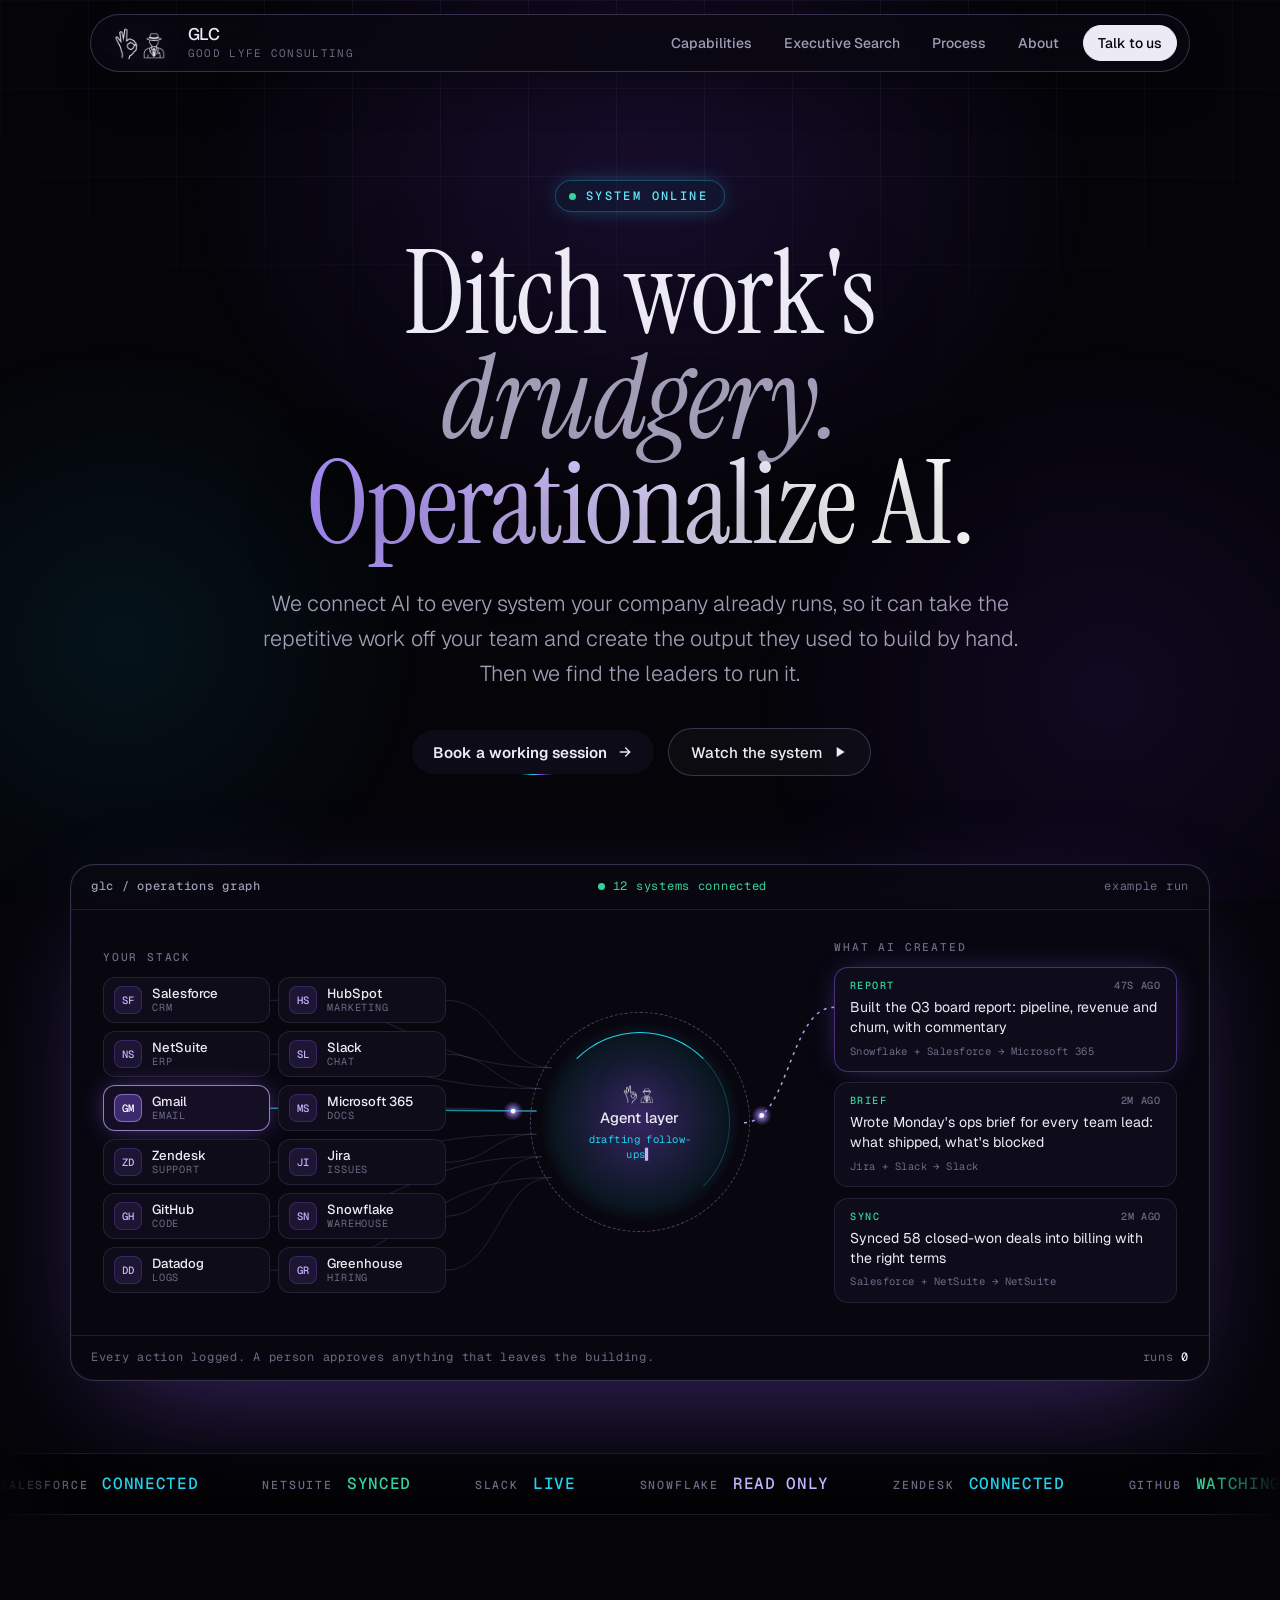
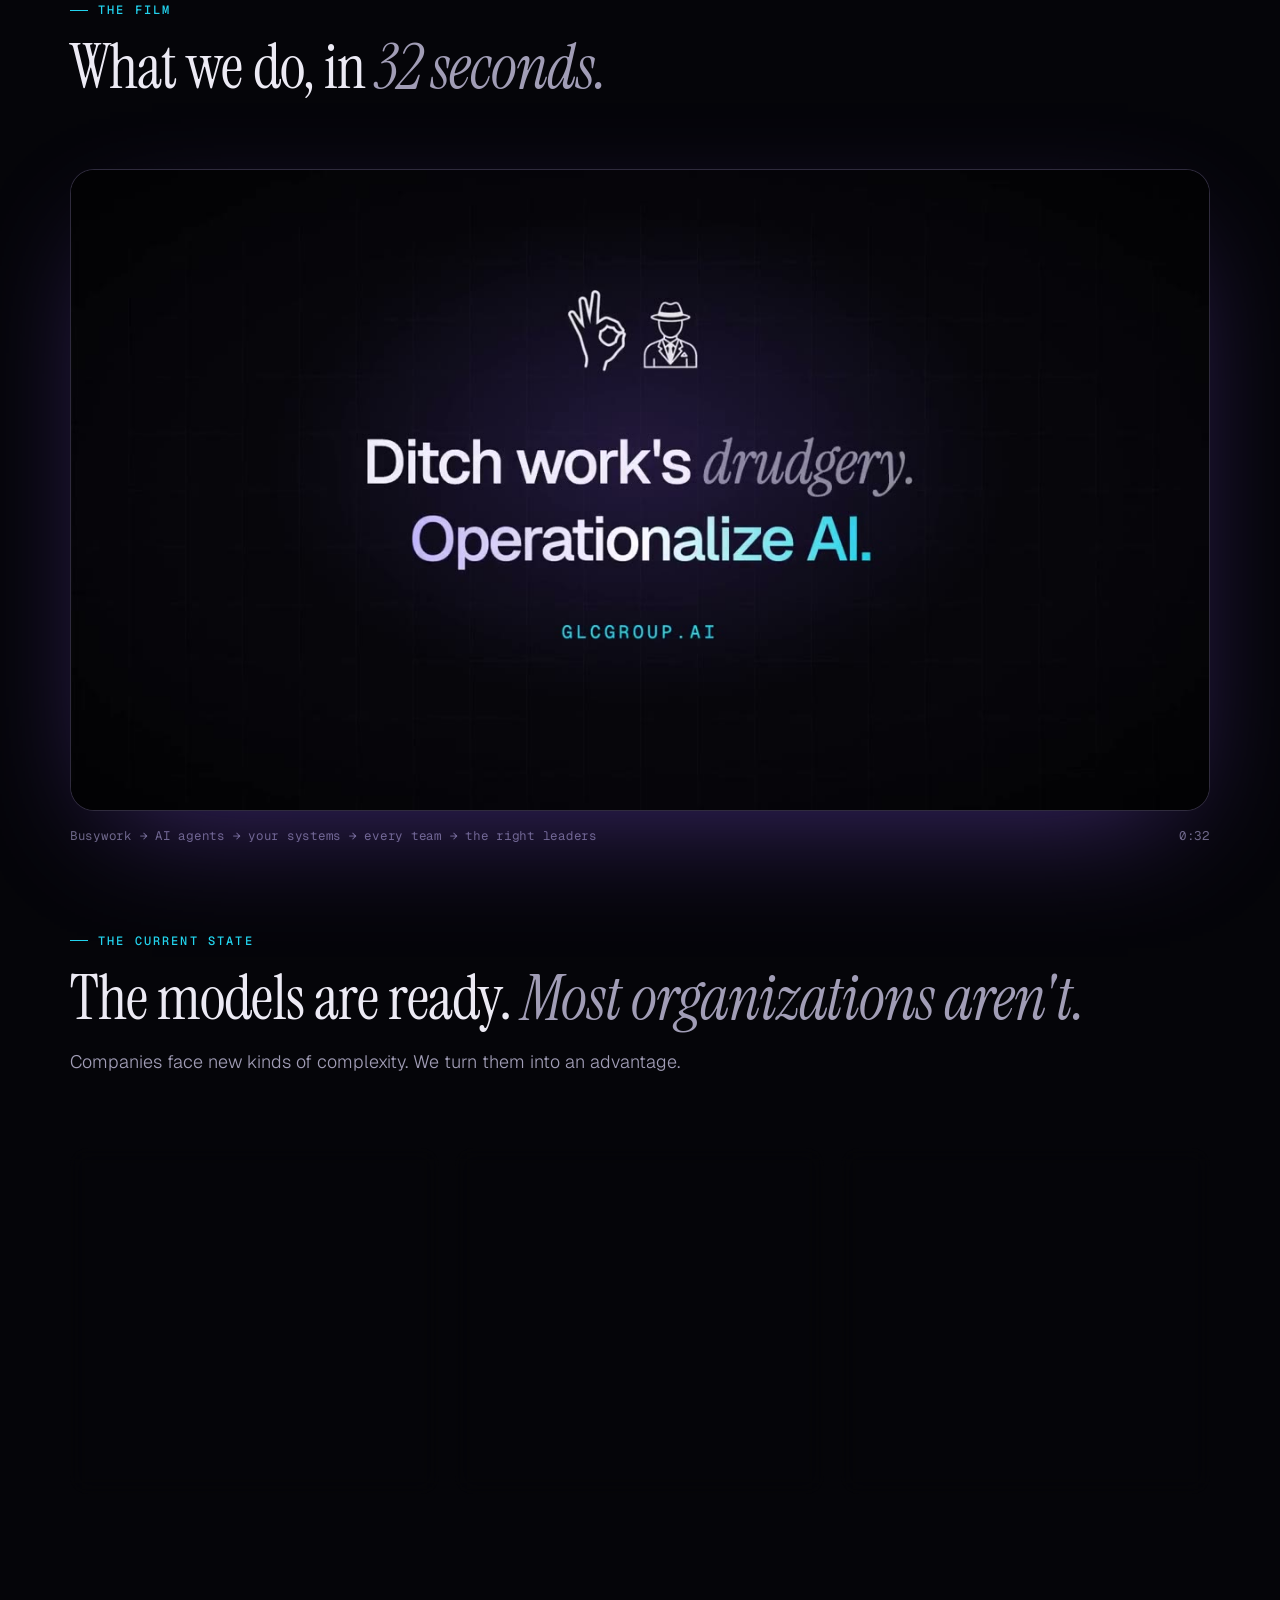
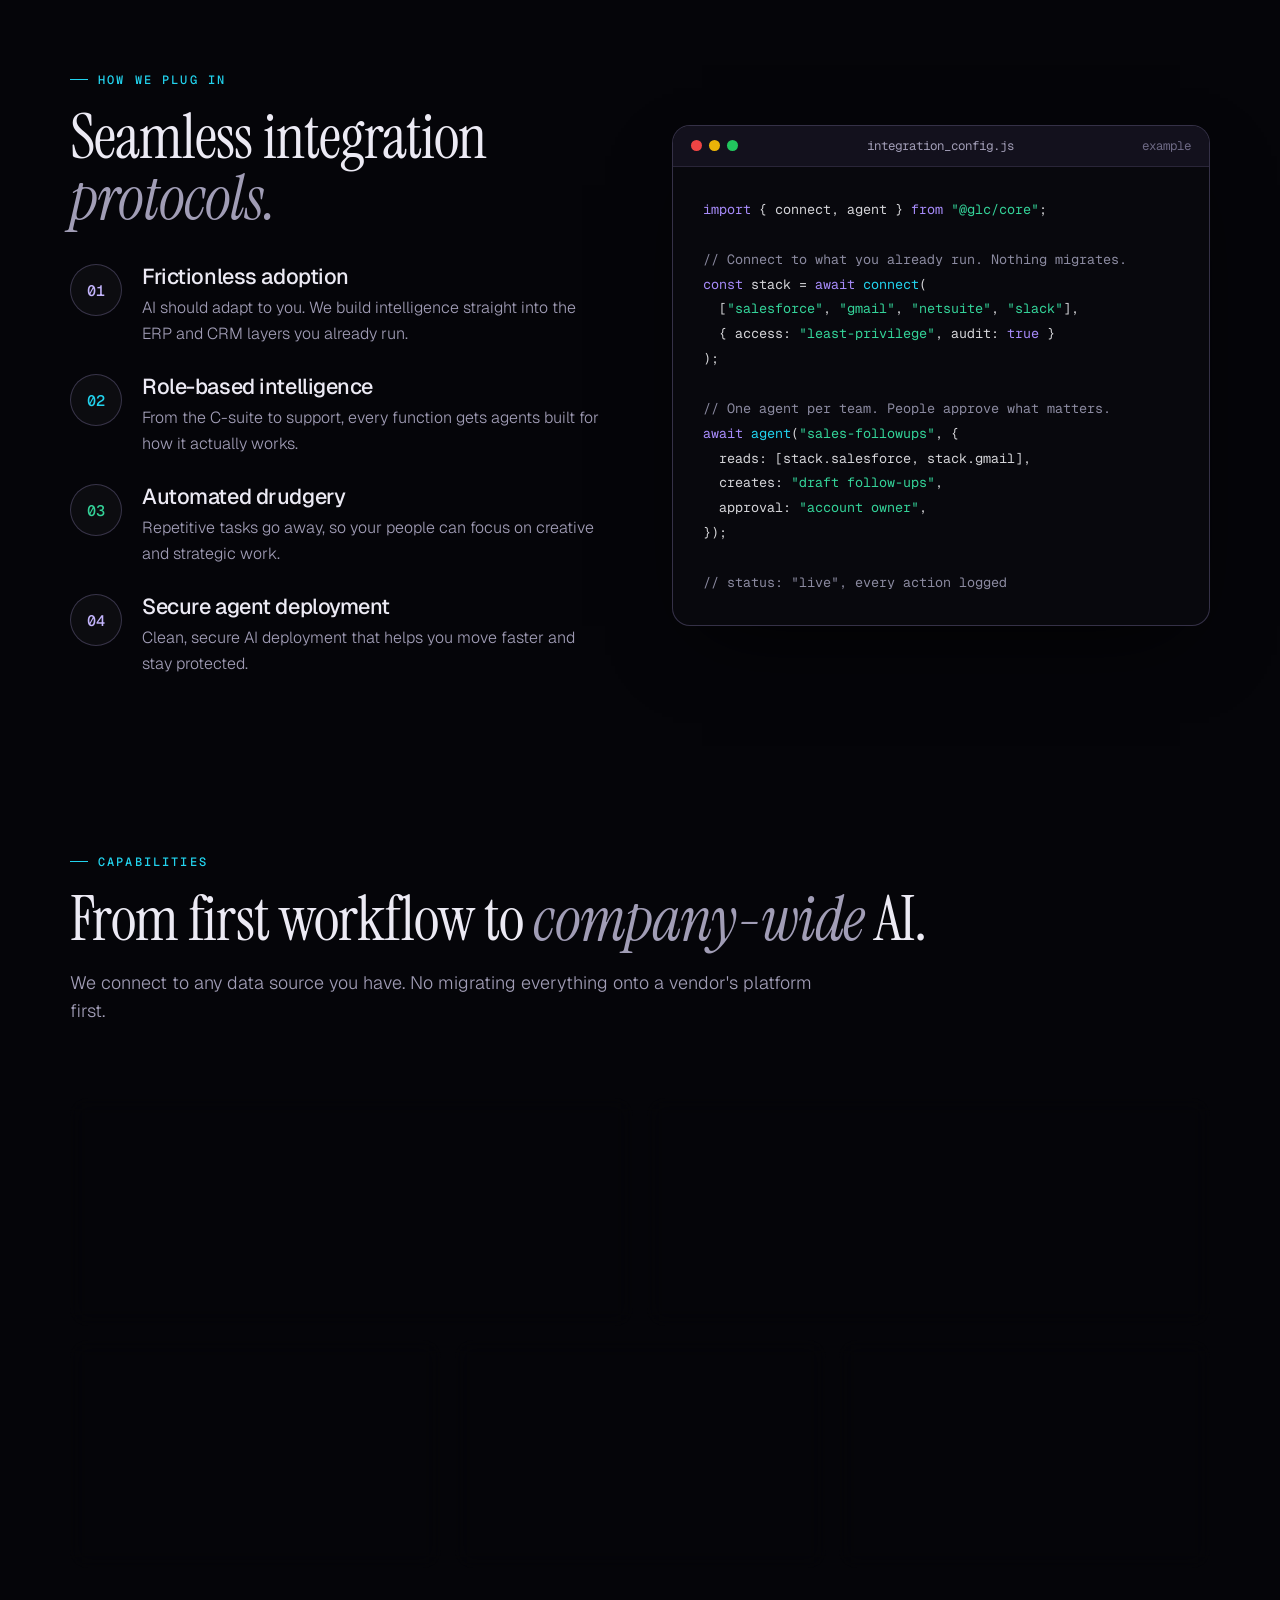
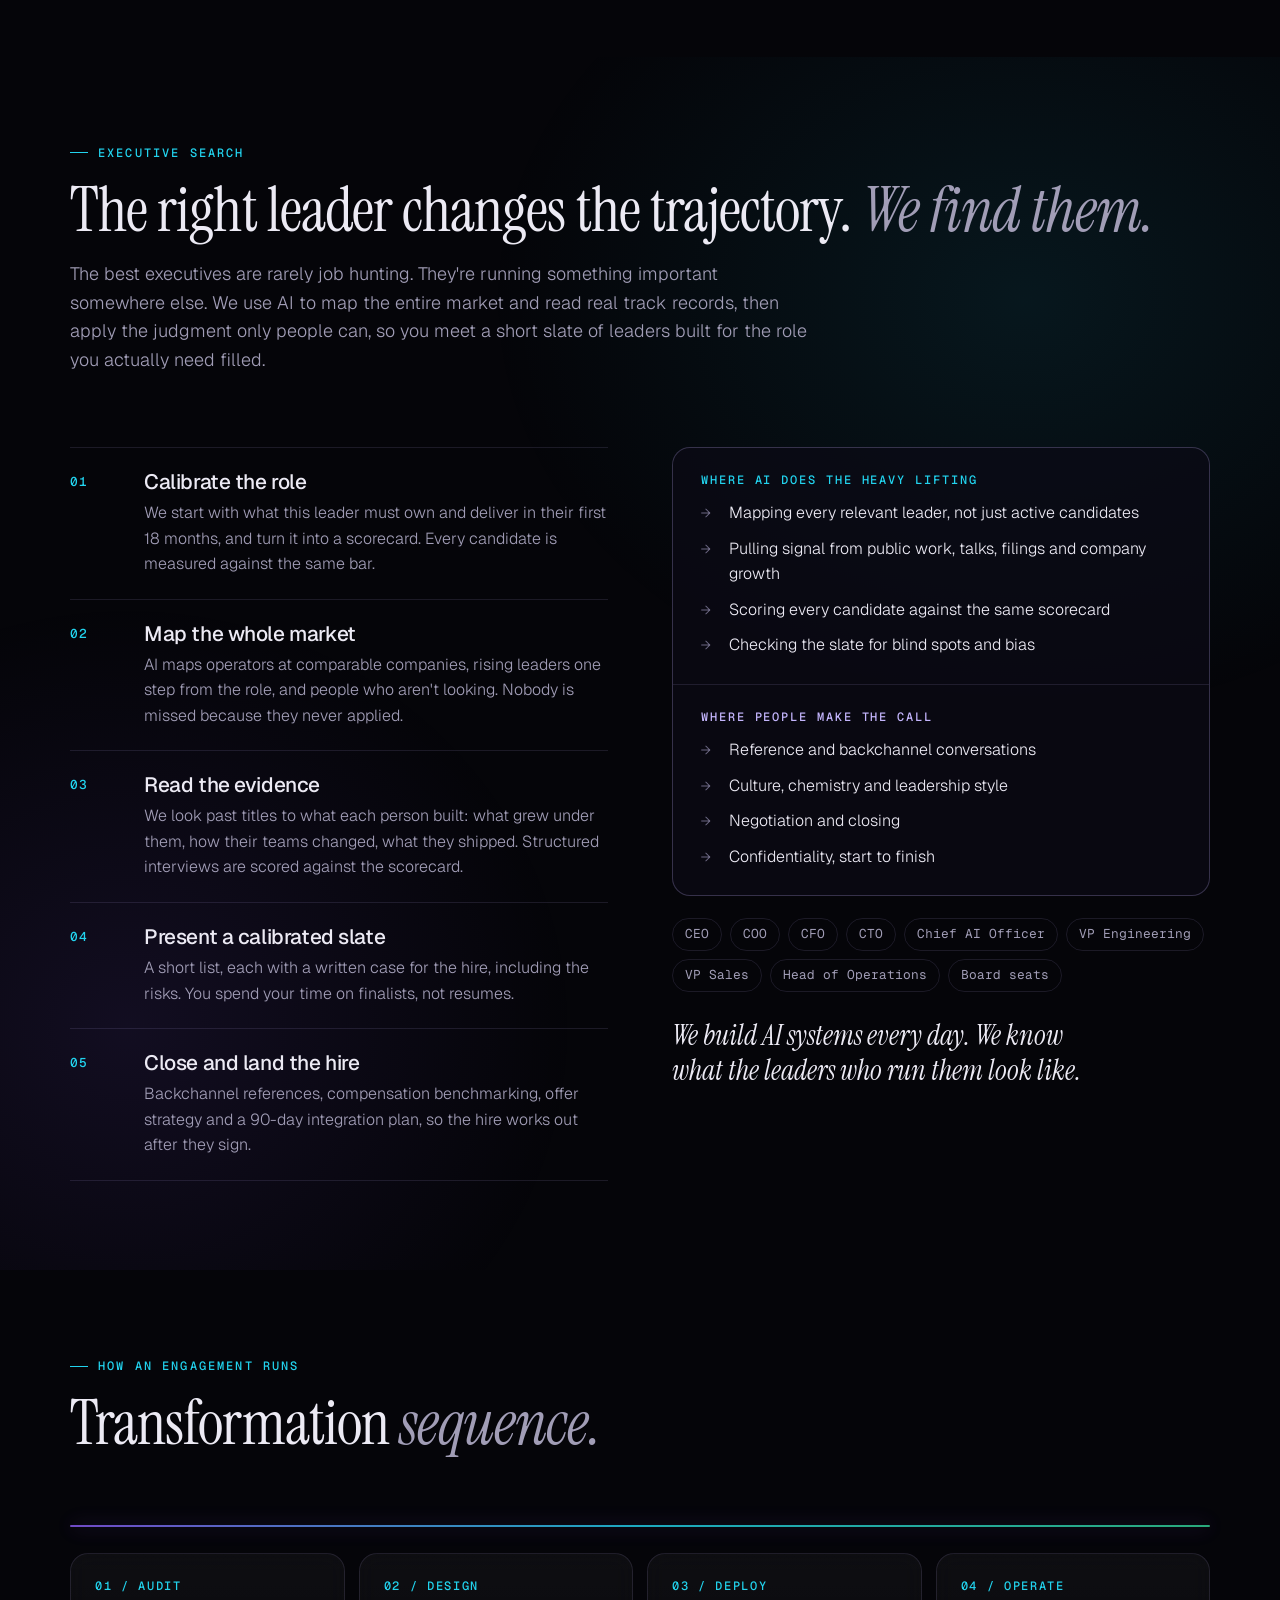
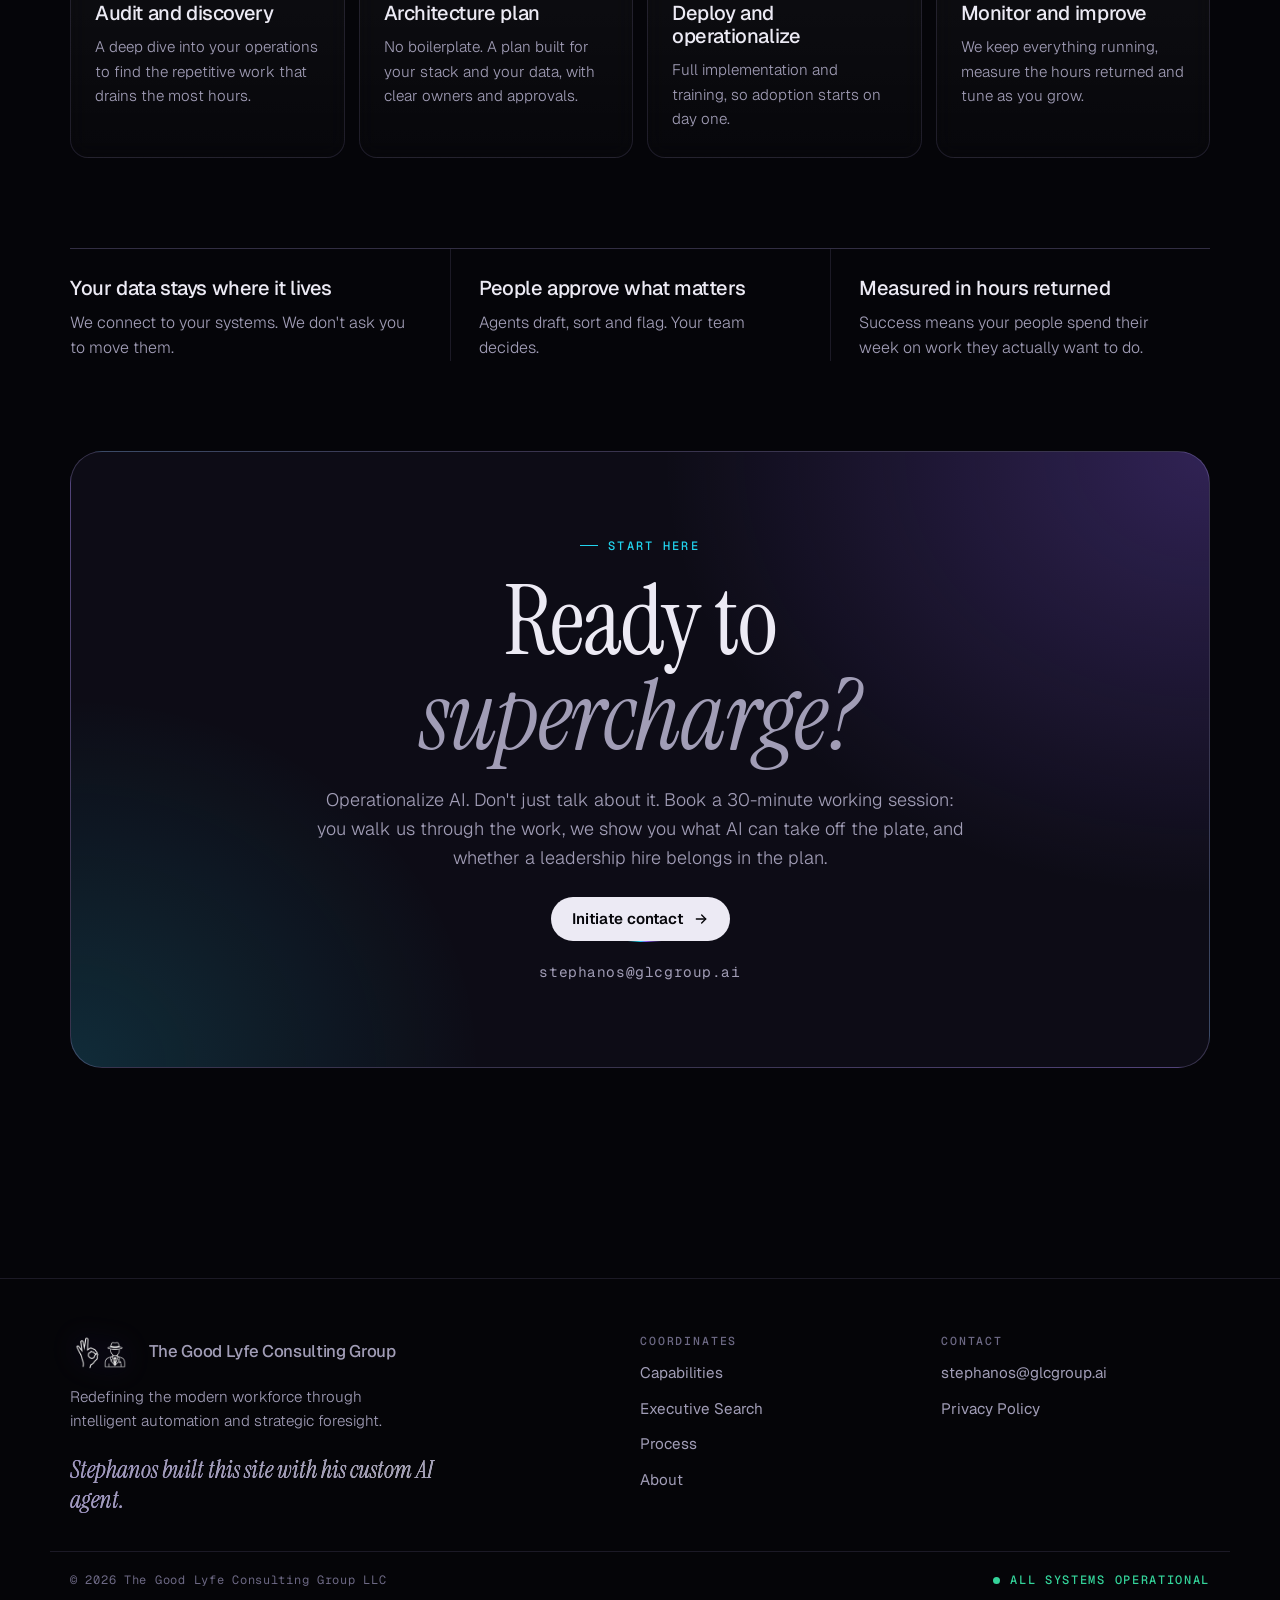
<file: index.html>
<!DOCTYPE html>
<html lang="en">
<head>
    <meta charset="UTF-8">
    <meta name="viewport" content="width=device-width, initial-scale=1.0, viewport-fit=cover">
    <title>The Good Lyfe Consulting Group | Operationalize AI</title>
    <meta name="description" content="GLC connects AI agents to every system you already run, so they take repetitive work off your team and create real output. Plus AI-powered executive search.">
    <link rel="icon" href="assets/favicon.png" type="image/png">
    <link rel="preconnect" href="https://fonts.googleapis.com">
    <link rel="preconnect" href="https://fonts.gstatic.com" crossorigin>
    <link href="https://fonts.googleapis.com/css2?family=Geist:wght@300;400;500;600&family=Geist+Mono:wght@400;500&family=Instrument+Serif:ital@0;1&display=swap" rel="stylesheet">
    <link rel="stylesheet" href="assets/site.css">
</head>
<body>
    <div class="orbs" aria-hidden="true"><span></span><span></span><span></span></div>

    <nav class="nav" aria-label="Main">
        <a href="index.html" class="brand" aria-label="The Good Lyfe Consulting Group home">
            <img src="assets/glc-mark.png" alt="">
            <span>GLC<small>Good Lyfe Consulting</small></span>
        </a>
        <button class="menu-btn" type="button" aria-expanded="false" aria-controls="nav-links">Menu</button>
        <div class="nav-links" id="nav-links">
            <a href="#capabilities">Capabilities</a>
            <a href="#executive-search">Executive Search</a>
            <a href="#process">Process</a>
            <a href="about.html">About</a>
            <a href="mailto:stephanos@glcgroup.ai" class="btn btn-solid btn-sm nav-cta">Talk to us</a>
        </div>
    </nav>

    <main>
        <!-- Hero -->
        <header class="hero">
            <div class="wrap hero-copy">
                <span class="status rise"><span class="dot"></span>System online</span>
                <h1 class="rise" style="--d:.08s">Ditch work's<br><em>drudgery.</em><br><span class="shimmer">Operationalize AI.</span></h1>
                <p class="lede rise" style="--d:.16s">We connect AI to every system your company already runs, so it can take the repetitive work off your team and create the output they used to build by hand. Then we find the leaders to run it.</p>
                <div class="hero-actions rise" style="--d:.24s">
                    <a href="mailto:stephanos@glcgroup.ai" class="btn btn-shine">Book a working session
                        <svg viewBox="0 0 24 24" fill="none" stroke="currentColor" stroke-width="2" stroke-linecap="round" stroke-linejoin="round" aria-hidden="true"><path d="M5 12h14"/><path d="m13 6 6 6-6 6"/></svg>
                    </a>
                    <a href="#film" class="btn">Watch the system
                        <svg viewBox="0 0 24 24" fill="currentColor" aria-hidden="true"><path d="M7 4.5v15l12-7.5z"/></svg>
                    </a>
                </div>
            </div>

            <div class="wrap">
                <div class="graph rise" style="--d:.32s" aria-label="Example of the GLC agent layer: your systems feed it data, it writes results back into them and creates new work">
                    <div class="graph-top">
                        <b>glc / operations graph</b>
                        <span class="graph-live"><span class="dot"></span>12 systems connected</span>
                        <span>example run</span>
                    </div>
                    <div class="graph-body">
                        <svg class="graph-wires" aria-hidden="true"></svg>
                        <div class="graph-col">
                            <span class="col-h">Your stack</span>
                            <ul class="nodes">
                                <li class="node" data-id="salesforce"><i>SF</i><span><b>Salesforce</b><small>CRM</small></span></li>
                                <li class="node" data-id="hubspot"><i>HS</i><span><b>HubSpot</b><small>Marketing</small></span></li>
                                <li class="node" data-id="netsuite"><i>NS</i><span><b>NetSuite</b><small>ERP</small></span></li>
                                <li class="node" data-id="slack"><i>SL</i><span><b>Slack</b><small>Chat</small></span></li>
                                <li class="node" data-id="gmail"><i>GM</i><span><b>Gmail</b><small>Email</small></span></li>
                                <li class="node" data-id="m365"><i>MS</i><span><b>Microsoft 365</b><small>Docs</small></span></li>
                                <li class="node" data-id="zendesk"><i>ZD</i><span><b>Zendesk</b><small>Support</small></span></li>
                                <li class="node" data-id="jira"><i>JI</i><span><b>Jira</b><small>Issues</small></span></li>
                                <li class="node" data-id="github"><i>GH</i><span><b>GitHub</b><small>Code</small></span></li>
                                <li class="node" data-id="snowflake"><i>SN</i><span><b>Snowflake</b><small>Warehouse</small></span></li>
                                <li class="node" data-id="datadog"><i>DD</i><span><b>Datadog</b><small>Logs</small></span></li>
                                <li class="node" data-id="greenhouse"><i>GR</i><span><b>Greenhouse</b><small>Hiring</small></span></li>
                            </ul>
                        </div>
                        <div class="graph-core">
                            <div class="core">
                                <span class="ring"></span><span class="ring r2"></span>
                                <div class="core-in">
                                    <img src="assets/glc-mark.png" alt="">
                                    <b>Agent layer</b>
                                    <span class="core-task">listening</span>
                                </div>
                            </div>
                        </div>
                        <div class="graph-col">
                            <span class="col-h">What AI created</span>
                            <ol class="feed" aria-live="off"></ol>
                        </div>
                    </div>
                    <div class="graph-foot"><span>Every action logged. A person approves anything that leaves the building.</span><span>runs <b class="runs">0</b></span></div>
                </div>
            </div>
        </header>

        <!-- Integration ticker -->
        <div class="ticker" aria-label="Integration status">
            <div class="ticker-track">
                <span><b>Salesforce</b><i class="c">Connected</i></span><span><b>NetSuite</b><i class="m">Synced</i></span><span><b>Slack</b><i class="c">Live</i></span><span><b>Snowflake</b><i class="v">Read only</i></span><span><b>Zendesk</b><i class="c">Connected</i></span><span><b>GitHub</b><i class="m">Watching</i></span><span><b>Human approval</b><i class="v">On</i></span><span><b>Audit log</b><i class="m">Active</i></span><span><b>Your data</b><i class="c">Stays in place</i></span>
                <span aria-hidden="true"><b>Salesforce</b><i class="c">Connected</i></span><span aria-hidden="true"><b>NetSuite</b><i class="m">Synced</i></span><span aria-hidden="true"><b>Slack</b><i class="c">Live</i></span><span aria-hidden="true"><b>Snowflake</b><i class="v">Read only</i></span><span aria-hidden="true"><b>Zendesk</b><i class="c">Connected</i></span><span aria-hidden="true"><b>GitHub</b><i class="m">Watching</i></span><span aria-hidden="true"><b>Human approval</b><i class="v">On</i></span><span aria-hidden="true"><b>Audit log</b><i class="m">Active</i></span><span aria-hidden="true"><b>Your data</b><i class="c">Stays in place</i></span>
            </div>
        </div>

        <!-- Film -->
        <section id="film" class="section">
            <div class="wrap">
                <div class="head">
                    <span class="label">The film</span>
                    <h2>What we do, in <em>32 seconds.</em></h2>
                </div>
                <div class="film">
                    <video src="assets/glc-film.mp4" poster="assets/glc-film-poster.jpg" autoplay muted loop playsinline disablepictureinpicture disableremoteplayback preload="auto" aria-label="GLC film: AI agents for every team, connected to your systems, plus AI-powered executive search"></video>
                </div>
                <div class="film-meta"><span>Busywork → AI agents → your systems → every team → the right leaders</span><span>0:32</span></div>
            </div>
        </section>

        <!-- The current state -->
        <section id="why-us" class="section" style="padding-top:0">
            <div class="wrap">
                <div class="head">
                    <span class="label">The current state</span>
                    <h2>The models are ready. <em>Most organizations aren't.</em></h2>
                    <p class="lede">Companies face new kinds of complexity. We turn them into an advantage.</p>
                </div>
                <div class="trio">
                    <div class="glass">
                        <span class="ico"><svg viewBox="0 0 24 24" fill="none" stroke="currentColor" stroke-width="1.8" stroke-linecap="round" stroke-linejoin="round" aria-hidden="true"><rect x="4" y="4" width="16" height="16" rx="2"/><rect x="9" y="9" width="6" height="6" rx="1"/><path d="M15 2v2M15 20v2M2 15h2M2 9h2M20 15h2M20 9h2M9 2v2M9 20v2"/></svg></span>
                        <span class="k">Talent deficit</span>
                        <h3>There's no one to build it</h3>
                        <p>People who can ship production AI are scarce and expensive. We act as your AI architecture team from day one, so you don't wait a year to hire one.</p>
                    </div>
                    <div class="glass">
                        <span class="ico"><svg viewBox="0 0 24 24" fill="none" stroke="currentColor" stroke-width="1.8" stroke-linecap="round" stroke-linejoin="round" aria-hidden="true"><path d="M13 2 3 14h9l-1 8 10-12h-9z"/></svg></span>
                        <span class="k">Velocity</span>
                        <h3>The ground keeps moving</h3>
                        <p>Innovation cycles are measured in days now. We keep what we build current, so your stack stays on the leading edge instead of falling behind.</p>
                    </div>
                    <div class="glass">
                        <span class="ico"><svg viewBox="0 0 24 24" fill="none" stroke="currentColor" stroke-width="1.8" stroke-linecap="round" stroke-linejoin="round" aria-hidden="true"><path d="M12 22s8-4 8-10V5l-8-3-8 3v7c0 6 8 10 8 10Z"/><path d="m9 12 2 2 4-4"/></svg></span>
                        <span class="k">Governance</span>
                        <h3>Data can't just leave</h3>
                        <p>Security isn't an afterthought. Your data stays where it lives, agents get only the access they need, and every action they take is logged and reviewable.</p>
                    </div>
                </div>
            </div>
        </section>

        <!-- Integration protocols -->
        <section id="integration" class="section">
            <div class="wrap integrate">
                <div>
                    <div class="head" style="margin-bottom:36px">
                        <span class="label">How we plug in</span>
                        <h2>Seamless integration <em>protocols.</em></h2>
                    </div>
                    <ol class="protocols">
                        <li><span class="n">01</span><div><h3>Frictionless adoption</h3><p>AI should adapt to you. We build intelligence straight into the ERP and CRM layers you already run.</p></div></li>
                        <li><span class="n">02</span><div><h3>Role-based intelligence</h3><p>From the C-suite to support, every function gets agents built for how it actually works.</p></div></li>
                        <li><span class="n">03</span><div><h3>Automated drudgery</h3><p>Repetitive tasks go away, so your people can focus on creative and strategic work.</p></div></li>
                        <li><span class="n">04</span><div><h3>Secure agent deployment</h3><p>Clean, secure AI deployment that helps you move faster and stay protected.</p></div></li>
                    </ol>
                </div>
                <div class="code" aria-label="Example integration config">
                    <div class="code-top"><span class="lights"><i></i><i></i><i></i></span><span>integration_config.js</span><span>example</span></div>
<pre><span class="kw">import</span> { connect, agent } <span class="kw">from</span> <span class="st">"@glc/core"</span>;

<span class="cm">// Connect to what you already run. Nothing migrates.</span>
<span class="kw">const</span> stack = <span class="kw">await</span> <span class="fn">connect</span>(
  [<span class="st">"salesforce"</span>, <span class="st">"gmail"</span>, <span class="st">"netsuite"</span>, <span class="st">"slack"</span>],
  { access: <span class="st">"least-privilege"</span>, audit: <span class="kw">true</span> }
);

<span class="cm">// One agent per team. People approve what matters.</span>
<span class="kw">await</span> <span class="fn">agent</span>(<span class="st">"sales-followups"</span>, {
  reads: [stack.salesforce, stack.gmail],
  creates: <span class="st">"draft follow-ups"</span>,
  approval: <span class="st">"account owner"</span>,
});

<span class="cm">// status: "live", every action logged</span></pre>
                </div>
            </div>
        </section>

        <!-- Capabilities -->
        <section id="capabilities" class="section">
            <div class="wrap">
                <div class="head">
                    <span class="label">Capabilities</span>
                    <h2>From first workflow to <em>company-wide</em> AI.</h2>
                    <p class="lede">We connect to any data source you have. No migrating everything onto a vendor's platform first.</p>
                </div>
                <div class="bento">
                    <div class="cell glass wide">
                        <span class="ico"><svg viewBox="0 0 24 24" fill="none" stroke="currentColor" stroke-width="1.8" stroke-linecap="round" stroke-linejoin="round" aria-hidden="true"><rect x="4" y="4" width="16" height="16" rx="3"/><rect x="9" y="9" width="6" height="6" rx="1"/><path d="M9 2v2M15 2v2M9 20v2M15 20v2M2 9h2M2 15h2M20 9h2M20 15h2"/></svg></span>
                        <h3>Custom agents for every team</h3>
                        <p>Sales, operations, finance, HR, support. Each team gets agents built around how it actually works, with a person approving anything that matters. That includes ClawBots; see <a href="https://www.atxclaw.com/v3#pricing" target="_blank" rel="noopener">ClawBot pricing</a>.</p>
                    </div>
                    <div class="cell glass wide">
                        <span class="ico"><svg viewBox="0 0 24 24" fill="none" stroke="currentColor" stroke-width="1.8" stroke-linecap="round" stroke-linejoin="round" aria-hidden="true"><circle cx="6" cy="6" r="2.5"/><circle cx="18" cy="6" r="2.5"/><circle cx="12" cy="18" r="2.5"/><path d="M8 7.5 10.5 16M16 7.5 13.5 16M8.5 6h7"/></svg></span>
                        <h3>Workflow automation</h3>
                        <p>Agentic workflows that move data between your tools, trigger on real events and hand off cleanly to people. Built on n8n, so you're never locked in.</p>
                    </div>
                    <div class="cell glass">
                        <span class="ico"><svg viewBox="0 0 24 24" fill="none" stroke="currentColor" stroke-width="1.8" stroke-linecap="round" stroke-linejoin="round" aria-hidden="true"><path d="M3 12h4l3 8 4-16 3 8h4"/></svg></span>
                        <h3>AI strategy</h3>
                        <p>An org-wide plan: where AI pays off first, what to build, what to buy and what to leave alone.</p>
                    </div>
                    <div class="cell glass">
                        <span class="ico"><svg viewBox="0 0 24 24" fill="none" stroke="currentColor" stroke-width="1.8" stroke-linecap="round" stroke-linejoin="round" aria-hidden="true"><path d="M4 19V5a2 2 0 0 1 2-2h12v18H6a2 2 0 0 1-2-2Z"/><path d="M8 7h6M8 11h6"/></svg></span>
                        <h3>Team training</h3>
                        <p>Hands-on sessions so your people use the new tools on day one and keep improving them after.</p>
                    </div>
                    <div class="cell glass">
                        <span class="ico"><svg viewBox="0 0 24 24" fill="none" stroke="currentColor" stroke-width="1.8" stroke-linecap="round" stroke-linejoin="round" aria-hidden="true"><path d="M12 22s8-4 8-10V5l-8-3-8 3v7c0 6 8 10 8 10Z"/><path d="m9 12 2 2 4-4"/></svg></span>
                        <h3>Monitoring and support</h3>
                        <p>We stay on after launch: watching runs, fixing what breaks and tuning agents as your business changes.</p>
                    </div>
                </div>
            </div>
        </section>

        <!-- Executive search -->
        <section id="executive-search" class="section search">
            <div class="wrap">
                <div class="head">
                    <span class="label">Executive search</span>
                    <h2>The right leader changes the trajectory. <em>We find them.</em></h2>
                    <p class="lede">The best executives are rarely job hunting. They're running something important somewhere else. We use AI to map the entire market and read real track records, then apply the judgment only people can, so you meet a short slate of leaders built for the role you actually need filled.</p>
                </div>

                <div class="search-grid">
                    <ol class="steps">
                        <li><span class="n">01</span><div><h3>Calibrate the role</h3><p>We start with what this leader must own and deliver in their first 18 months, and turn it into a scorecard. Every candidate is measured against the same bar.</p></div></li>
                        <li><span class="n">02</span><div><h3>Map the whole market</h3><p>AI maps operators at comparable companies, rising leaders one step from the role, and people who aren't looking. Nobody is missed because they never applied.</p></div></li>
                        <li><span class="n">03</span><div><h3>Read the evidence</h3><p>We look past titles to what each person built: what grew under them, how their teams changed, what they shipped. Structured interviews are scored against the scorecard.</p></div></li>
                        <li><span class="n">04</span><div><h3>Present a calibrated slate</h3><p>A short list, each with a written case for the hire, including the risks. You spend your time on finalists, not resumes.</p></div></li>
                        <li><span class="n">05</span><div><h3>Close and land the hire</h3><p>Backchannel references, compensation benchmarking, offer strategy and a 90-day integration plan, so the hire works out after they sign.</p></div></li>
                    </ol>

                    <div>
                        <div class="split">
                            <div class="ai">
                                <h4>Where AI does the heavy lifting</h4>
                                <ul>
                                    <li>Mapping every relevant leader, not just active candidates</li>
                                    <li>Pulling signal from public work, talks, filings and company growth</li>
                                    <li>Scoring every candidate against the same scorecard</li>
                                    <li>Checking the slate for blind spots and bias</li>
                                </ul>
                            </div>
                            <div class="human">
                                <h4>Where people make the call</h4>
                                <ul>
                                    <li>Reference and backchannel conversations</li>
                                    <li>Culture, chemistry and leadership style</li>
                                    <li>Negotiation and closing</li>
                                    <li>Confidentiality, start to finish</li>
                                </ul>
                            </div>
                        </div>
                        <div class="roles" aria-label="Leadership roles">
                            <span>CEO</span><span>COO</span><span>CFO</span><span>CTO</span><span>Chief AI Officer</span><span>VP Engineering</span><span>VP Sales</span><span>Head of Operations</span><span>Board seats</span>
                        </div>
                        <p class="quote">We build AI systems every day. We know what the leaders who run them look like.</p>
                    </div>
                </div>
            </div>
        </section>

        <!-- Process -->
        <section id="process" class="section">
            <div class="wrap">
                <div class="head">
                    <span class="label">How an engagement runs</span>
                    <h2>Transformation <em>sequence.</em></h2>
                </div>
                <div class="bar" aria-hidden="true"></div>
                <div class="timeline">
                    <div class="glass"><span class="n">01 / AUDIT</span><h3>Audit and discovery</h3><p>A deep dive into your operations to find the repetitive work that drains the most hours.</p></div>
                    <div class="glass"><span class="n">02 / DESIGN</span><h3>Architecture plan</h3><p>No boilerplate. A plan built for your stack and your data, with clear owners and approvals.</p></div>
                    <div class="glass"><span class="n">03 / DEPLOY</span><h3>Deploy and operationalize</h3><p>Full implementation and training, so adoption starts on day one.</p></div>
                    <div class="glass"><span class="n">04 / OPERATE</span><h3>Monitor and improve</h3><p>We keep everything running, measure the hours returned and tune as you grow.</p></div>
                </div>
            </div>
        </section>

        <!-- Principles -->
        <section class="section" style="padding-top:0">
            <div class="wrap">
                <div class="principles">
                    <div><h3>Your data stays where it lives</h3><p>We connect to your systems. We don't ask you to move them.</p></div>
                    <div><h3>People approve what matters</h3><p>Agents draft, sort and flag. Your team decides.</p></div>
                    <div><h3>Measured in hours returned</h3><p>Success means your people spend their week on work they actually want to do.</p></div>
                </div>
            </div>
        </section>

        <!-- CTA -->
        <section id="contact" class="section" style="padding-top:0">
            <div class="wrap">
                <div class="cta">
                    <span class="label">Start here</span>
                    <h2>Ready to <em>supercharge?</em></h2>
                    <p class="lede">Operationalize AI. Don't just talk about it. Book a 30-minute working session: you walk us through the work, we show you what AI can take off the plate, and whether a leadership hire belongs in the plan.</p>
                    <a href="mailto:stephanos@glcgroup.ai" class="btn btn-shine btn-light">Initiate contact
                        <svg viewBox="0 0 24 24" fill="none" stroke="currentColor" stroke-width="2" stroke-linecap="round" stroke-linejoin="round" aria-hidden="true"><path d="M5 12h14"/><path d="m13 6 6 6-6 6"/></svg>
                    </a>
                    <span class="mail">stephanos@glcgroup.ai</span>
                </div>
            </div>
        </section>
    </main>

    <footer>
        <div class="wrap foot">
            <div>
                <a href="index.html" class="brand"><img src="assets/glc-mark.png" alt=""><span>The Good Lyfe Consulting Group</span></a>
                <p>Redefining the modern workforce through intelligent automation and strategic foresight.</p>
                <p class="shimmer made">Stephanos built this site with his custom AI agent.</p>
            </div>
            <div>
                <h4>Coordinates</h4>
                <ul>
                    <li><a href="#capabilities">Capabilities</a></li>
                    <li><a href="#executive-search">Executive Search</a></li>
                    <li><a href="#process">Process</a></li>
                    <li><a href="about.html">About</a></li>
                </ul>
            </div>
            <div>
                <h4>Contact</h4>
                <ul>
                    <li><a href="mailto:stephanos@glcgroup.ai">stephanos@glcgroup.ai</a></li>
                    <li><a href="privacy-policy.html">Privacy Policy</a></li>
                </ul>
            </div>
        </div>
        <div class="wrap foot-bar"><span>&copy; 2026 The Good Lyfe Consulting Group LLC</span><span class="ops"><span class="dot"></span>All systems operational</span></div>
    </footer>

    <script src="assets/site.js"></script>
</body>
</html>
</file>
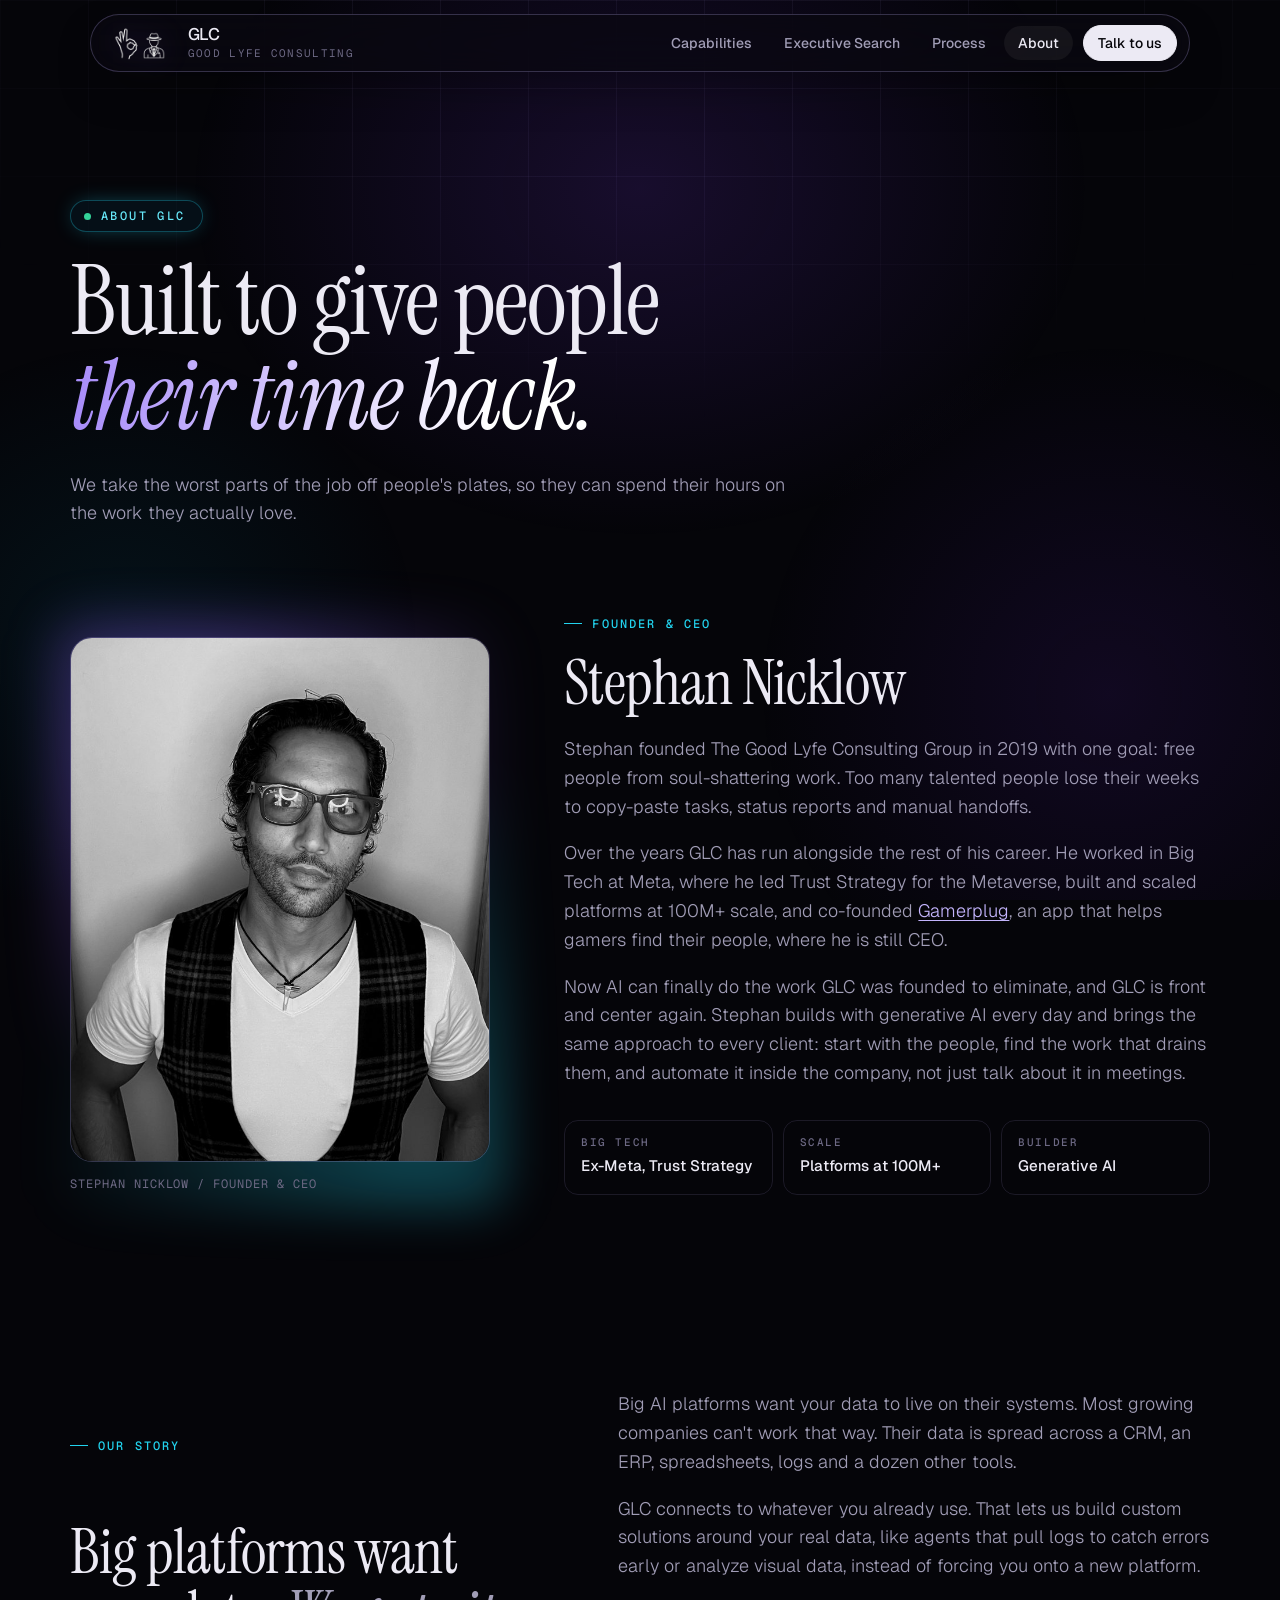
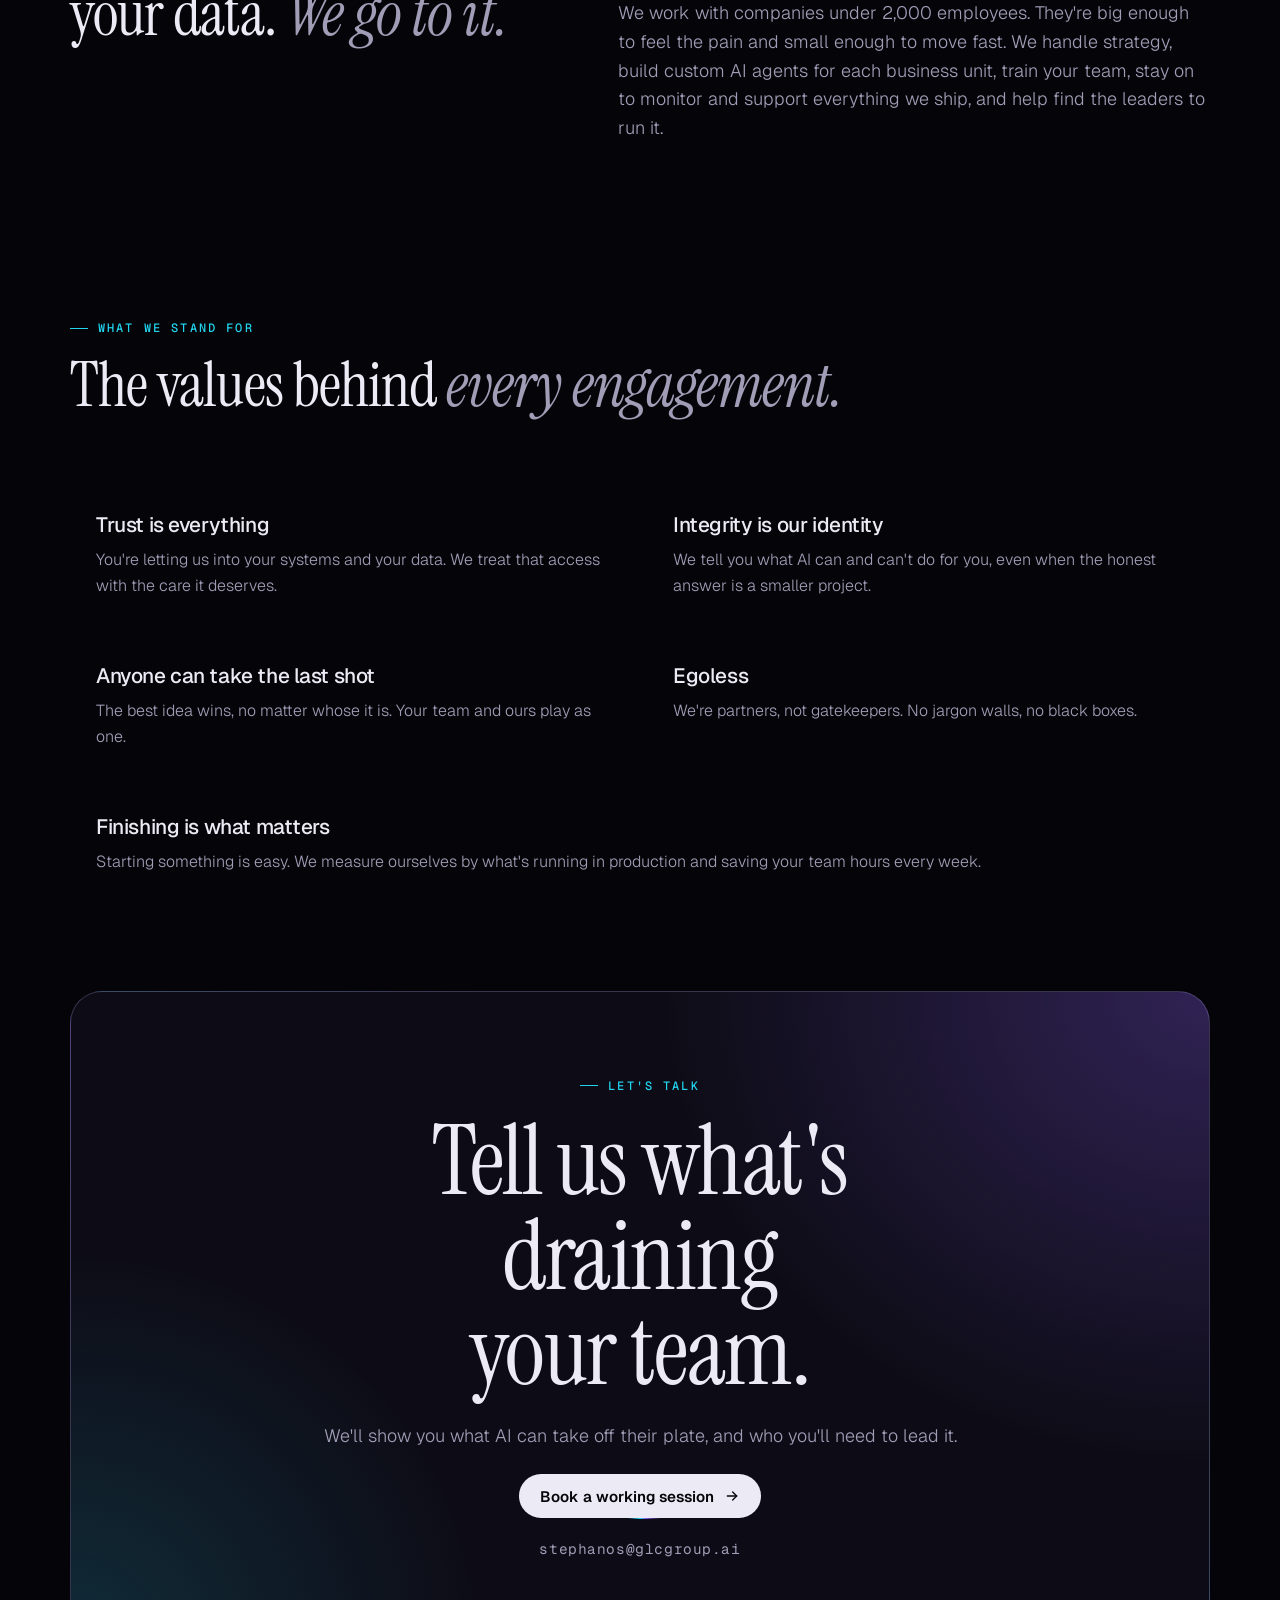
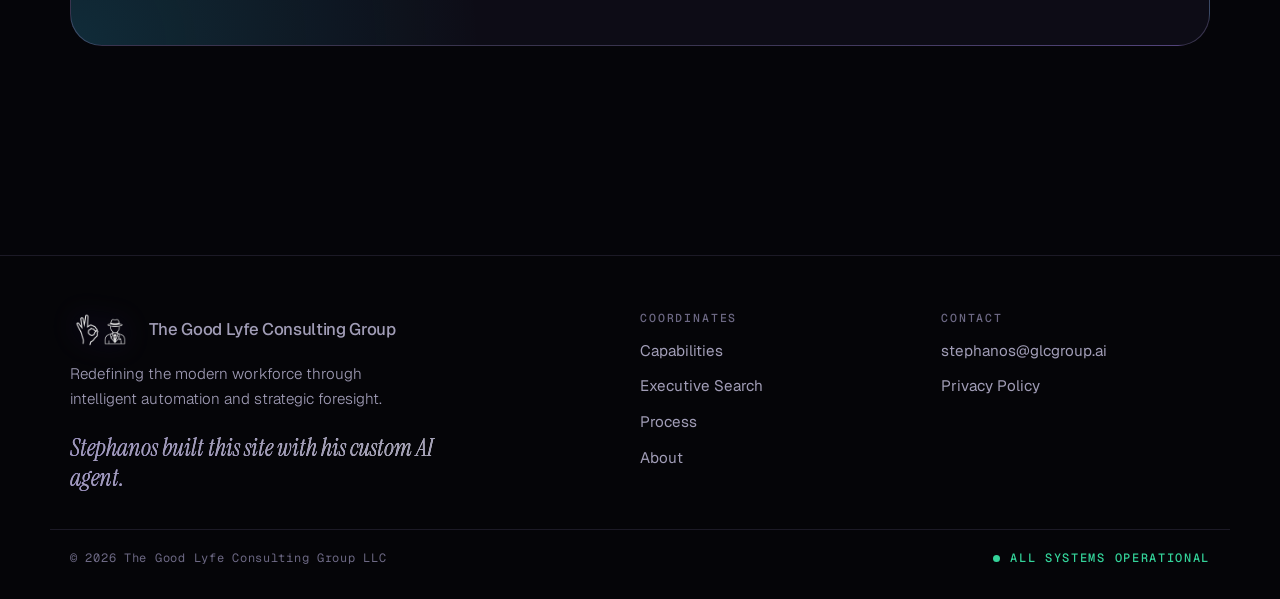
<file: about.html>
<!DOCTYPE html>
<html lang="en">
<head>
    <meta charset="UTF-8">
    <meta name="viewport" content="width=device-width, initial-scale=1.0, viewport-fit=cover">
    <title>About | The Good Lyfe Consulting Group</title>
    <meta name="description" content="The Good Lyfe Consulting Group was founded by Stephan Nicklow to free people from the worst parts of their jobs by operationalizing AI.">
    <link rel="icon" href="assets/favicon.png" type="image/png">
    <link rel="preconnect" href="https://fonts.googleapis.com">
    <link rel="preconnect" href="https://fonts.gstatic.com" crossorigin>
    <link href="https://fonts.googleapis.com/css2?family=Geist:wght@300;400;500;600&family=Geist+Mono:wght@400;500&family=Instrument+Serif:ital@0;1&display=swap" rel="stylesheet">
    <link rel="stylesheet" href="assets/site.css">
</head>
<body>
    <div class="orbs" aria-hidden="true"><span></span><span></span><span></span></div>

    <nav class="nav" aria-label="Main">
        <a href="index.html" class="brand" aria-label="The Good Lyfe Consulting Group home">
            <img src="assets/glc-mark.png" alt="">
            <span>GLC<small>Good Lyfe Consulting</small></span>
        </a>
        <button class="menu-btn" type="button" aria-expanded="false" aria-controls="nav-links">Menu</button>
        <div class="nav-links" id="nav-links">
            <a href="index.html#capabilities">Capabilities</a>
            <a href="index.html#executive-search">Executive Search</a>
            <a href="index.html#process">Process</a>
            <a href="about.html" aria-current="page">About</a>
            <a href="mailto:stephanos@glcgroup.ai" class="btn btn-solid btn-sm nav-cta">Talk to us</a>
        </div>
    </nav>

    <main>
        <header class="section" style="padding-top:clamp(140px,16vw,200px)">
            <div class="wrap">
                <span class="status rise"><span class="dot"></span>About GLC</span>
                <h1 class="rise" style="--d:.08s;font-size:var(--step-4);margin-top:22px;max-width:16ch">Built to give people <em class="shimmer">their time back.</em></h1>
                <p class="lede rise" style="--d:.16s;margin-top:26px">We take the worst parts of the job off people's plates, so they can spend their hours on the work they actually love.</p>
            </div>
        </header>

        <section id="founder" class="section" style="padding-top:0">
            <div class="wrap founder">
                <figure class="portrait" style="margin:0">
                    <img src="assets/stephan.jpg" alt="Stephan Nicklow, founder and CEO of The Good Lyfe Consulting Group">
                    <figcaption>STEPHAN NICKLOW / FOUNDER &amp; CEO</figcaption>
                </figure>
                <div style="display:grid;gap:22px;min-width:0">
                    <span class="label">Founder &amp; CEO</span>
                    <h2 style="font-size:var(--step-3)">Stephan Nicklow</h2>
                    <div class="bio">
                        <p>Stephan founded The Good Lyfe Consulting Group in 2019 with one goal: free people from soul-shattering work. Too many talented people lose their weeks to copy-paste tasks, status reports and manual handoffs.</p>
                        <p>Over the years GLC has run alongside the rest of his career. He worked in Big Tech at Meta, where he led Trust Strategy for the Metaverse, built and scaled platforms at 100M+ scale, and co-founded <a href="https://gamerplug.app" target="_blank" rel="noopener">Gamerplug</a>, an app that helps gamers find their people, where he is still CEO.</p>
                        <p>Now AI can finally do the work GLC was founded to eliminate, and GLC is front and center again. Stephan builds with generative AI every day and brings the same approach to every client: start with the people, find the work that drains them, and automate it inside the company, not just talk about it in meetings.</p>
                    </div>
                    <dl class="facts">
                        <div><dt>Big Tech</dt><dd>Ex-Meta, Trust Strategy</dd></div>
                        <div><dt>Scale</dt><dd>Platforms at 100M+</dd></div>
                        <div><dt>Builder</dt><dd>Generative AI</dd></div>
                    </dl>
                </div>
            </div>
        </section>

        <section id="story" class="section">
            <div class="wrap story">
                <div class="head" style="margin:0">
                    <span class="label">Our story</span>
                    <h2>Big platforms want your data. <em>We go to it.</em></h2>
                </div>
                <div class="body">
                    <p>Big AI platforms want your data to live on their systems. Most growing companies can't work that way. Their data is spread across a CRM, an ERP, spreadsheets, logs and a dozen other tools.</p>
                    <p>GLC connects to whatever you already use. That lets us build custom solutions around your real data, like agents that pull logs to catch errors early or analyze visual data, instead of forcing you onto a new platform.</p>
                    <p>We work with companies under 2,000 employees. They're big enough to feel the pain and small enough to move fast. We handle strategy, build custom AI agents for each business unit, train your team, stay on to monitor and support everything we ship, and help find the leaders to run it.</p>
                </div>
            </div>
        </section>

        <section id="values" class="section">
            <div class="wrap">
                <div class="head">
                    <span class="label">What we stand for</span>
                    <h2>The values behind <em>every engagement.</em></h2>
                </div>
                <div class="values">
                    <div><h3>Trust is everything</h3><p>You're letting us into your systems and your data. We treat that access with the care it deserves.</p></div>
                    <div><h3>Integrity is our identity</h3><p>We tell you what AI can and can't do for you, even when the honest answer is a smaller project.</p></div>
                    <div><h3>Anyone can take the last shot</h3><p>The best idea wins, no matter whose it is. Your team and ours play as one.</p></div>
                    <div><h3>Egoless</h3><p>We're partners, not gatekeepers. No jargon walls, no black boxes.</p></div>
                    <div><h3>Finishing is what matters</h3><p>Starting something is easy. We measure ourselves by what's running in production and saving your team hours every week.</p></div>
                </div>
            </div>
        </section>

        <section id="contact" class="section" style="padding-top:0">
            <div class="wrap">
                <div class="cta">
                    <span class="label">Let's talk</span>
                    <h2>Tell us what's draining your team.</h2>
                    <p class="lede">We'll show you what AI can take off their plate, and who you'll need to lead it.</p>
                    <a href="mailto:stephanos@glcgroup.ai" class="btn btn-shine btn-light">Book a working session
                        <svg viewBox="0 0 24 24" fill="none" stroke="currentColor" stroke-width="2" stroke-linecap="round" stroke-linejoin="round" aria-hidden="true"><path d="M5 12h14"/><path d="m13 6 6 6-6 6"/></svg>
                    </a>
                    <span class="mail">stephanos@glcgroup.ai</span>
                </div>
            </div>
        </section>
    </main>

    <footer>
        <div class="wrap foot">
            <div>
                <a href="index.html" class="brand"><img src="assets/glc-mark.png" alt=""><span>The Good Lyfe Consulting Group</span></a>
                <p>Redefining the modern workforce through intelligent automation and strategic foresight.</p>
                <p class="shimmer made">Stephanos built this site with his custom AI agent.</p>
            </div>
            <div>
                <h4>Coordinates</h4>
                <ul>
                    <li><a href="index.html#capabilities">Capabilities</a></li>
                    <li><a href="index.html#executive-search">Executive Search</a></li>
                    <li><a href="index.html#process">Process</a></li>
                    <li><a href="about.html">About</a></li>
                </ul>
            </div>
            <div>
                <h4>Contact</h4>
                <ul>
                    <li><a href="mailto:stephanos@glcgroup.ai">stephanos@glcgroup.ai</a></li>
                    <li><a href="privacy-policy.html">Privacy Policy</a></li>
                </ul>
            </div>
        </div>
        <div class="wrap foot-bar"><span>&copy; 2026 The Good Lyfe Consulting Group LLC</span><span class="ops"><span class="dot"></span>All systems operational</span></div>
    </footer>

    <script src="assets/site.js"></script>
</body>
</html>
</file>
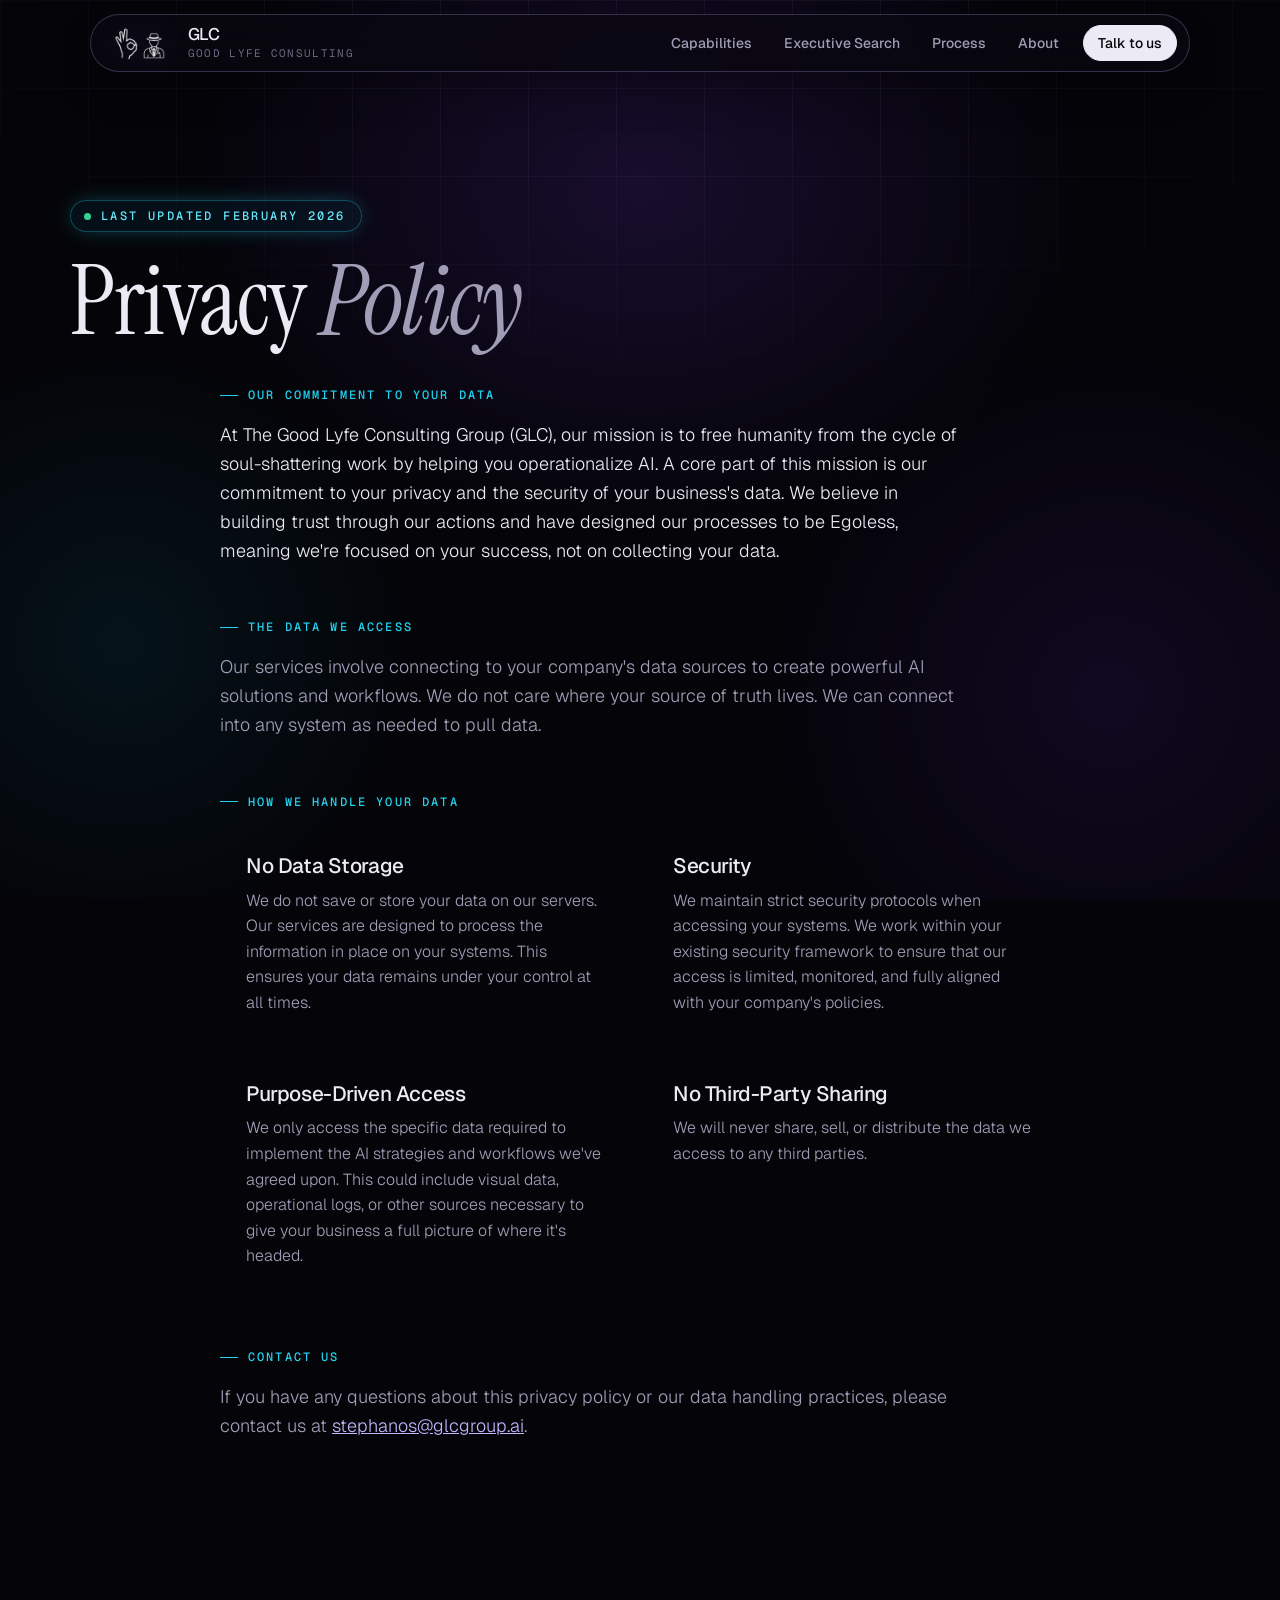
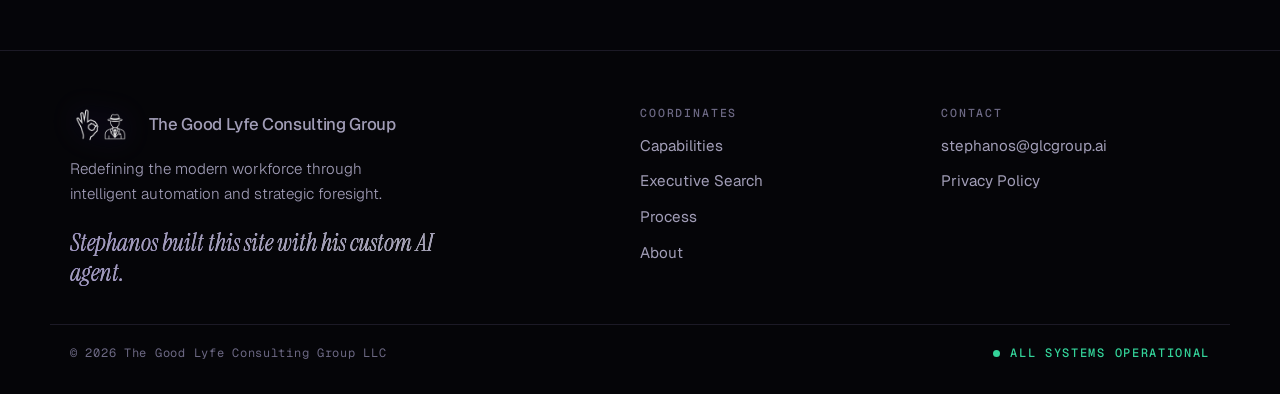
<file: privacy-policy.html>
<!DOCTYPE html>
<html lang="en">
<head>
    <meta charset="UTF-8">
    <meta name="viewport" content="width=device-width, initial-scale=1.0, viewport-fit=cover">
    <title>Privacy Policy | The Good Lyfe Consulting Group</title>
    <meta name="description" content="How The Good Lyfe Consulting Group accesses and protects your company's data.">
    <link rel="icon" href="assets/favicon.png" type="image/png">
    <link rel="preconnect" href="https://fonts.googleapis.com">
    <link rel="preconnect" href="https://fonts.gstatic.com" crossorigin>
    <link href="https://fonts.googleapis.com/css2?family=Geist:wght@300;400;500;600&family=Geist+Mono:wght@400;500&family=Instrument+Serif:ital@0;1&display=swap" rel="stylesheet">
    <link rel="stylesheet" href="assets/site.css">
</head>
<body>
    <div class="orbs" aria-hidden="true"><span></span><span></span><span></span></div>

    <nav class="nav" aria-label="Main">
        <a href="index.html" class="brand" aria-label="The Good Lyfe Consulting Group home">
            <img src="assets/glc-mark.png" alt="">
            <span>GLC<small>Good Lyfe Consulting</small></span>
        </a>
        <button class="menu-btn" type="button" aria-expanded="false" aria-controls="nav-links">Menu</button>
        <div class="nav-links" id="nav-links">
            <a href="index.html#capabilities">Capabilities</a>
            <a href="index.html#executive-search">Executive Search</a>
            <a href="index.html#process">Process</a>
            <a href="about.html">About</a>
            <a href="mailto:stephanos@glcgroup.ai" class="btn btn-solid btn-sm nav-cta">Talk to us</a>
        </div>
    </nav>

    <main>
        <header class="section" style="padding-top:clamp(140px,16vw,200px);padding-bottom:40px">
            <div class="wrap">
                <span class="status"><span class="dot"></span>Last updated February 2026</span>
                <h1 style="font-size:var(--step-4);margin-top:22px">Privacy <em>Policy</em></h1>
            </div>
        </header>

        <section class="section" style="padding-top:0">
            <div class="wrap" style="display:grid;gap:56px;max-width:880px">
                <div class="head" style="margin:0">
                    <span class="label">Our commitment to your data</span>
                    <p class="lede" style="color:var(--text)">At The Good Lyfe Consulting Group (GLC), our mission is to free humanity from the cycle of soul-shattering work by helping you operationalize AI. A core part of this mission is our commitment to your privacy and the security of your business's data. We believe in building trust through our actions and have designed our processes to be Egoless, meaning we're focused on your success, not on collecting your data.</p>
                </div>
                <div class="head" style="margin:0">
                    <span class="label">The data we access</span>
                    <p class="lede">Our services involve connecting to your company's data sources to create powerful AI solutions and workflows. We do not care where your source of truth lives. We can connect into any system as needed to pull data.</p>
                </div>
                <div class="head" style="margin:0">
                    <span class="label">How we handle your data</span>
                    <div class="values">
                        <div><h3>No Data Storage</h3><p>We do not save or store your data on our servers. Our services are designed to process the information in place on your systems. This ensures your data remains under your control at all times.</p></div>
                        <div><h3>Security</h3><p>We maintain strict security protocols when accessing your systems. We work within your existing security framework to ensure that our access is limited, monitored, and fully aligned with your company's policies.</p></div>
                        <div><h3>Purpose-Driven Access</h3><p>We only access the specific data required to implement the AI strategies and workflows we've agreed upon. This could include visual data, operational logs, or other sources necessary to give your business a full picture of where it's headed.</p></div>
                        <div><h3>No Third-Party Sharing</h3><p>We will never share, sell, or distribute the data we access to any third parties.</p></div>
                    </div>
                </div>
                <div class="head" style="margin:0">
                    <span class="label">Contact us</span>
                    <p class="lede">If you have any questions about this privacy policy or our data handling practices, please contact us at <a href="mailto:stephanos@glcgroup.ai" style="color:var(--lilac)">stephanos@glcgroup.ai</a>.</p>
                </div>
            </div>
        </section>
    </main>

    <footer>
        <div class="wrap foot">
            <div>
                <a href="index.html" class="brand"><img src="assets/glc-mark.png" alt=""><span>The Good Lyfe Consulting Group</span></a>
                <p>Redefining the modern workforce through intelligent automation and strategic foresight.</p>
                <p class="shimmer made">Stephanos built this site with his custom AI agent.</p>
            </div>
            <div>
                <h4>Coordinates</h4>
                <ul>
                    <li><a href="index.html#capabilities">Capabilities</a></li>
                    <li><a href="index.html#executive-search">Executive Search</a></li>
                    <li><a href="index.html#process">Process</a></li>
                    <li><a href="about.html">About</a></li>
                </ul>
            </div>
            <div>
                <h4>Contact</h4>
                <ul>
                    <li><a href="mailto:stephanos@glcgroup.ai">stephanos@glcgroup.ai</a></li>
                    <li><a href="privacy-policy.html">Privacy Policy</a></li>
                </ul>
            </div>
        </div>
        <div class="wrap foot-bar"><span>&copy; 2026 The Good Lyfe Consulting Group LLC</span><span class="ops"><span class="dot"></span>All systems operational</span></div>
    </footer>

    <script src="assets/site.js"></script>
</body>
</html>
</file>
<file: assets/site.css>
/* GLC site. Layout concept: a lab instrument at night. Hairline grid, mono readouts, glass panels, one live operations graph in the hero. */
:root {
    --ink: #050509;          /* page */
    --panel: #0d0c16;        /* raised surfaces */
    --line: rgba(196, 181, 253, 0.12);
    --line-strong: rgba(196, 181, 253, 0.24);
    --text: #eceaf4;
    --dim: #a19db6;
    --faint: #6d6984;
    --violet: #8b5cf6;
    --lilac: #c4b5fd;
    --cyan: #22d3ee;
    --mint: #34d399;

    --sans: "Geist", "Inter", system-ui, -apple-system, "Segoe UI", sans-serif;
    --serif: "Instrument Serif", "Iowan Old Style", Georgia, serif;
    --mono: "Geist Mono", "JetBrains Mono", ui-monospace, "SF Mono", Menlo, monospace;

    --step-0: 1rem;
    --step-1: 1.125rem;
    --step-2: clamp(1.4rem, 1.1rem + 1vw, 1.75rem);
    --step-3: clamp(2.4rem, 1.5rem + 3vw, 4.25rem);
    --step-4: clamp(3rem, 1.6rem + 5.6vw, 6.5rem);

    --wrap: 1180px;
    --radius: 18px;
    color-scheme: dark;
}

* { box-sizing: border-box; }
html { scroll-behavior: smooth; }
body {
    margin: 0;
    background: var(--ink);
    color: var(--text);
    font: 400 var(--step-0)/1.6 var(--sans);
    -webkit-font-smoothing: antialiased;
    overflow-x: hidden;
}
body::before {
    content: "";
    position: fixed;
    inset: 0;
    pointer-events: none;
    background-image:
        linear-gradient(var(--line) 1px, transparent 1px),
        linear-gradient(90deg, var(--line) 1px, transparent 1px);
    background-size: 88px 88px;
    mask-image: radial-gradient(ellipse 80% 60% at 50% 0%, #000 30%, transparent 80%);
    -webkit-mask-image: radial-gradient(ellipse 80% 60% at 50% 0%, #000 30%, transparent 80%);
    opacity: 0.5;
    z-index: 0;
}
img, video { max-width: 100%; display: block; }
a { color: inherit; }
::selection { background: rgba(139, 92, 246, 0.35); color: #fff; }
:focus-visible { outline: 2px solid var(--cyan); outline-offset: 3px; border-radius: 6px; }
::-webkit-scrollbar { width: 8px; }
::-webkit-scrollbar-track { background: var(--ink); }
::-webkit-scrollbar-thumb { background: #2a2838; border-radius: 4px; }

/* Display headings are set in Instrument Serif; working headings stay in Geist */
h1, h2, h3 { margin: 0; text-wrap: balance; }
h1, h2 { font-family: var(--serif); font-weight: 400; letter-spacing: -0.015em; line-height: 0.98; }
h3 { font-weight: 500; letter-spacing: -0.02em; line-height: 1.15; }
p { margin: 0; }
em { font-family: var(--serif); font-style: italic; font-weight: 400; }
h1 em, h2 em { color: var(--dim); }
.shimmer {
    background: linear-gradient(90deg, #a78bfa 0%, #fff 40%, #fff 60%, var(--cyan) 100%);
    background-size: 200% auto;
    -webkit-background-clip: text;
    background-clip: text;
    color: transparent;
    animation: shimmer 5s linear infinite;
}
@keyframes shimmer { from { background-position: 100% center; } to { background-position: -100% center; } }

/* Ambient light, drawn with gradients instead of blur so phones stay smooth */
.orbs { position: fixed; inset: 0; pointer-events: none; z-index: 0; overflow: hidden; }
.orbs span { position: absolute; border-radius: 50%; animation: float 12s ease-in-out infinite; }
.orbs span:nth-child(1) { width: 900px; height: 700px; top: -18%; left: 50%; margin-left: -450px; background: radial-gradient(closest-side, rgba(124, 58, 237, 0.16), transparent); }
.orbs span:nth-child(2) { width: 600px; height: 600px; top: 38%; left: -14%; background: radial-gradient(closest-side, rgba(8, 145, 178, 0.10), transparent); animation-delay: -4s; }
.orbs span:nth-child(3) { width: 700px; height: 700px; bottom: -16%; right: -14%; background: radial-gradient(closest-side, rgba(91, 33, 182, 0.14), transparent); animation-delay: -8s; }
@keyframes float { 50% { transform: translateY(-24px); } }

.wrap {
    position: relative;
    z-index: 1;
    max-width: var(--wrap);
    margin: 0 auto;
    padding-left: max(20px, env(safe-area-inset-left, 0px));
    padding-right: max(20px, env(safe-area-inset-right, 0px));
}
.section { padding-block: clamp(56px, 7vw, 104px); position: relative; }
.label {
    font: 500 0.75rem/1 var(--mono);
    letter-spacing: 0.18em;
    text-transform: uppercase;
    color: var(--cyan);
    display: inline-flex;
    align-items: center;
    gap: 10px;
}
.label::before { content: ""; width: 18px; height: 1px; background: currentColor; }
.lede { color: var(--dim); font-size: var(--step-1); max-width: 62ch; font-weight: 300; }
.head { display: grid; gap: 20px; margin-bottom: clamp(40px, 6vw, 72px); }
.head h2 { font-size: var(--step-3); }

/* Glass card with a lift on hover */
.glass {
    border: 1px solid var(--line);
    border-radius: var(--radius);
    background: linear-gradient(180deg, rgba(255, 255, 255, 0.04), rgba(255, 255, 255, 0.01));
    backdrop-filter: blur(10px);
    -webkit-backdrop-filter: blur(10px);
    transition: transform .4s cubic-bezier(.23, 1, .32, 1), border-color .4s, box-shadow .4s, background .4s;
}
.glass:hover { transform: translateY(-6px); border-color: rgba(139, 92, 246, 0.5); box-shadow: 0 0 40px -10px rgba(139, 92, 246, 0.3); background: linear-gradient(180deg, rgba(139, 92, 246, 0.07), rgba(255, 255, 255, 0.01)); }

/* ---------- nav ---------- */
.nav {
    position: fixed;
    top: calc(14px + env(safe-area-inset-top, 0px));
    left: 50%;
    transform: translateX(-50%);
    width: min(1100px, calc(100% - 24px));
    z-index: 50;
    display: flex;
    align-items: center;
    justify-content: space-between;
    gap: 16px;
    padding: 10px 12px 10px 18px;
    border: 1px solid var(--line-strong);
    border-radius: 999px;
    background: rgba(9, 8, 16, 0.78);
    backdrop-filter: blur(18px) saturate(140%);
    -webkit-backdrop-filter: blur(18px) saturate(140%);
    box-shadow: 0 20px 50px -20px rgba(0, 0, 0, 0.8);
}
.brand { display: flex; align-items: center; gap: 12px; text-decoration: none; }
.brand img { height: 34px; width: auto; filter: drop-shadow(0 0 14px rgba(139, 92, 246, 0.35)); }
.brand span { font: 500 1.05rem/1 var(--sans); letter-spacing: -0.02em; }
.brand small { display: block; font: 400 0.68rem/1.2 var(--mono); color: var(--faint); letter-spacing: 0.12em; text-transform: uppercase; margin-top: 4px; }
.nav-links { display: flex; align-items: center; gap: 4px; }
.nav-links a {
    text-decoration: none;
    font: 500 0.875rem/1 var(--sans);
    color: var(--dim);
    padding: 10px 14px;
    border-radius: 999px;
    transition: color .2s, background .2s;
}
.nav-links a:hover, .nav-links a[aria-current="page"] { color: var(--text); background: rgba(255, 255, 255, 0.05); }
.nav-links a.nav-cta { margin-left: 6px; color: var(--ink); }
.menu-btn { display: none; background: none; border: 1px solid var(--line-strong); color: var(--text); border-radius: 999px; padding: 9px 14px; font: 500 0.85rem/1 var(--sans); cursor: pointer; }

/* ---------- buttons ---------- */
.btn {
    display: inline-flex;
    align-items: center;
    gap: 10px;
    text-decoration: none;
    font: 500 0.95rem/1 var(--sans);
    padding: 15px 22px;
    border-radius: 999px;
    border: 1px solid var(--line-strong);
    color: var(--text);
    background: rgba(255, 255, 255, 0.03);
    transition: transform .2s, background .2s, border-color .2s, box-shadow .2s;
}
.btn:hover { transform: translateY(-1px); border-color: var(--lilac); background: rgba(255, 255, 255, 0.06); }
.btn-solid { background: var(--text); color: var(--ink); border-color: var(--text); }
.btn-solid:hover { background: #fff; color: var(--ink); box-shadow: 0 10px 40px -10px rgba(139, 92, 246, 0.7); }
.btn-sm { padding: 10px 16px; font-size: 0.875rem; }
.btn svg { width: 16px; height: 16px; }
/* A light beam that runs around the button's edge */
.btn-shine { position: relative; isolation: isolate; overflow: hidden; border-color: transparent; background: none; font-weight: 600; }
.btn-shine::before {
    content: "";
    position: absolute;
    left: 50%;
    top: 50%;
    width: 150%;
    aspect-ratio: 1;
    translate: -50% -50%;
    z-index: -2;
    background: conic-gradient(from 0deg, transparent 0 38%, var(--violet) 46%, var(--cyan) 50%, transparent 58%);
    animation: spin 4s linear infinite;
}
.btn-shine::after { content: ""; position: absolute; inset: 1px; z-index: -1; border-radius: inherit; background: #0d0b18; transition: background .2s; }
.btn-shine:hover { border-color: transparent; box-shadow: 0 10px 40px -12px rgba(139, 92, 246, 0.8); }
.btn-shine:hover::after { background: #15122a; }
.btn-light { color: var(--ink); }
.btn-light::after { background: var(--text); }
.btn-light:hover::after { background: #fff; }
@keyframes spin { to { transform: rotate(1turn); } }

/* ---------- hero ---------- */
.hero { position: relative; padding-top: clamp(130px, 15vw, 180px); padding-bottom: clamp(40px, 6vw, 72px); }
.hero-copy { display: grid; justify-items: center; text-align: center; }
.hero h1 { font-size: clamp(3.2rem, 1.2rem + 7.6vw, 8rem); line-height: 0.9; margin-top: 30px; text-shadow: 0 10px 60px rgba(0, 0, 0, 0.6); }
.hero .lede { margin-top: 30px; font-size: clamp(1.05rem, 0.95rem + 0.5vw, 1.35rem); max-width: 56ch; }
.hero-actions { display: flex; flex-wrap: wrap; justify-content: center; gap: 12px; margin-top: 38px; }
.status {
    display: inline-flex; align-items: center; gap: 10px;
    font: 500 0.75rem/1 var(--mono); letter-spacing: 0.2em; text-transform: uppercase; color: #67e8f9;
    padding: 9px 16px 9px 13px; border: 1px solid rgba(34, 211, 238, 0.3); border-radius: 999px; background: rgba(8, 51, 68, 0.25);
    box-shadow: 0 0 22px -6px rgba(34, 211, 238, 0.45);
}
.dot { width: 7px; height: 7px; flex: none; border-radius: 50%; background: var(--mint); animation: ping 2.4s infinite; }
@keyframes ping { 0% { box-shadow: 0 0 0 0 rgba(52, 211, 153, 0.55); } 70% { box-shadow: 0 0 0 9px rgba(52, 211, 153, 0); } 100% { box-shadow: 0 0 0 0 rgba(52, 211, 153, 0); } }

/* operations graph: systems feed the agent layer, which writes back and creates */
.graph {
    margin-top: clamp(48px, 7vw, 88px);
    border: 1px solid var(--line-strong);
    border-radius: 24px;
    background: rgba(10, 9, 19, 0.82);
    backdrop-filter: blur(14px);
    -webkit-backdrop-filter: blur(14px);
    box-shadow: 0 40px 120px -40px rgba(139, 92, 246, 0.45), 0 0 0 1px rgba(255, 255, 255, 0.02) inset;
    overflow: hidden;
}
.graph-top, .graph-foot { display: flex; flex-wrap: wrap; align-items: center; justify-content: space-between; gap: 8px 16px; padding: 14px 20px; font: 400 0.75rem/1.3 var(--mono); color: var(--faint); letter-spacing: 0.06em; }
.graph-top { border-bottom: 1px solid var(--line); }
.graph-top b { color: var(--dim); font-weight: 500; }
.graph-live { display: inline-flex; align-items: center; gap: 8px; color: var(--mint); }
.graph-foot { border-top: 1px solid var(--line); }
.graph-foot b { color: var(--text); font-weight: 500; }
.graph-body {
    position: relative;
    display: grid;
    grid-template-columns: minmax(0, 1.05fr) minmax(200px, 0.8fr) minmax(0, 1.05fr);
    gap: clamp(28px, 5vw, 72px);
    align-items: center;
    padding: clamp(20px, 3vw, 32px);
}
.graph-wires { position: absolute; inset: 0; width: 100%; height: 100%; pointer-events: none; overflow: visible; }
.wire { fill: none; stroke: rgba(196, 181, 253, 0.14); stroke-width: 1; transition: stroke .4s, stroke-width .4s; }
.wire.hot { stroke: rgba(34, 211, 238, 0.65); stroke-width: 1.5; }
.wire.out { stroke: rgba(139, 92, 246, 0.35); stroke-dasharray: 3 5; }
.wire.out.hot { stroke: rgba(196, 181, 253, 0.9); }
.graph-col { position: relative; z-index: 1; display: grid; gap: 14px; align-content: start; min-width: 0; }
.col-h { font: 500 0.7rem/1 var(--mono); letter-spacing: 0.16em; text-transform: uppercase; color: var(--faint); }
.nodes { list-style: none; margin: 0; padding: 0; display: grid; grid-template-columns: repeat(2, minmax(0, 1fr)); gap: 8px; }
.node {
    display: flex; align-items: center; gap: 10px; min-width: 0;
    padding: 8px 10px; border: 1px solid var(--line); border-radius: 12px; background: #0d0c18;
    transition: border-color .35s, box-shadow .35s, background .35s;
}
.node i { flex: none; width: 28px; height: 28px; border-radius: 8px; display: grid; place-items: center; font: 500 0.66rem/1 var(--mono); font-style: normal; color: var(--lilac); background: rgba(139, 92, 246, 0.12); border: 1px solid rgba(139, 92, 246, 0.25); transition: color .35s, background .35s, border-color .35s; }
.node span { display: grid; gap: 2px; min-width: 0; }
.node b { font: 500 0.82rem/1.15 var(--sans); white-space: nowrap; overflow: hidden; text-overflow: ellipsis; }
.node small { font: 400 0.64rem/1 var(--mono); color: var(--faint); letter-spacing: 0.08em; text-transform: uppercase; }
.node.on { border-color: rgba(34, 211, 238, 0.6); background: #0b1620; box-shadow: 0 0 24px -6px rgba(34, 211, 238, 0.55); }
.node.on i { color: #a5f3fc; background: rgba(34, 211, 238, 0.16); border-color: rgba(34, 211, 238, 0.4); }
.node.write { border-color: rgba(196, 181, 253, 0.7); background: #140f24; box-shadow: 0 0 24px -6px rgba(139, 92, 246, 0.7); }
.node.write i { color: #fff; background: rgba(139, 92, 246, 0.35); border-color: rgba(196, 181, 253, 0.5); }

.graph-core { position: relative; z-index: 1; display: grid; place-items: center; }
.core { position: relative; width: clamp(170px, 18vw, 220px); aspect-ratio: 1; max-width: 100%; border-radius: 50%; display: grid; place-items: center; }
.core::before { content: ""; position: absolute; inset: 14%; border-radius: 50%; background: radial-gradient(circle, rgba(139, 92, 246, 0.35), rgba(34, 211, 238, 0.08) 60%, transparent 72%); transition: transform .5s cubic-bezier(.2, .7, .2, 1); }
.core.pulse::before { transform: scale(1.25); }
.ring { position: absolute; inset: 0; border-radius: 50%; border: 1px dashed rgba(196, 181, 253, 0.35); animation: spin 26s linear infinite; }
.ring.r2 { inset: 9%; border: 1px solid transparent; border-top-color: var(--cyan); border-right-color: rgba(34, 211, 238, 0.25); animation-duration: 5s; }
.core-in { position: relative; display: grid; justify-items: center; gap: 6px; text-align: center; padding: 0 22%; width: 100%; }
.core-in img { width: 40px; height: auto; filter: drop-shadow(0 0 16px rgba(139, 92, 246, 0.7)); }
.core-in b { font: 500 0.92rem/1.1 var(--sans); }
.core-task { font: 400 0.66rem/1.35 var(--mono); color: var(--cyan); letter-spacing: 0.04em; min-height: 2.7em; }
.core-task::after { content: "▍"; color: var(--lilac); animation: blink 1s steps(1) infinite; }
@keyframes blink { 50% { opacity: 0; } }

.feed { list-style: none; margin: 0; padding: 0; display: grid; gap: 10px; }
.card {
    padding: 13px 15px; border: 1px solid var(--line); border-radius: 14px; background: #0e0c1a;
    display: grid; gap: 7px; min-width: 0;
    animation: card-in .6s cubic-bezier(.2, .7, .2, 1) both;
}
.card:first-child { border-color: rgba(139, 92, 246, 0.45); box-shadow: 0 0 30px -12px rgba(139, 92, 246, 0.7); }
.card:nth-child(n+4) { opacity: 0.45; }
.card:nth-child(n+5) { display: none; }
.card-top { display: flex; justify-content: space-between; gap: 10px; font: 500 0.64rem/1 var(--mono); letter-spacing: 0.14em; text-transform: uppercase; }
.card-top .tag { color: var(--mint); }
.card-top .when { color: var(--faint); letter-spacing: 0.06em; }
.card p { font-size: 0.88rem; line-height: 1.4; color: var(--text); min-height: 1.4em; }
.card .via { font: 400 0.66rem/1.3 var(--mono); color: var(--faint); letter-spacing: 0.04em; }
@keyframes card-in { from { opacity: 0; transform: translateY(-10px) scale(0.98); } }
.pk-halo { fill: url(#pk-glow); }
.pk-dot { fill: #ecfeff; }
.pk.make .pk-halo { fill: url(#pk-glow-v); }

/* ---------- integration ticker ---------- */
.ticker { position: relative; z-index: 1; border-block: 1px solid var(--line); background: rgba(0, 0, 0, 0.5); padding-block: 22px; overflow: hidden; mask-image: linear-gradient(90deg, transparent, #000 6%, #000 94%, transparent); -webkit-mask-image: linear-gradient(90deg, transparent, #000 6%, #000 94%, transparent); }
.ticker-track { display: flex; gap: 64px; width: max-content; animation: marquee 50s linear infinite; }
.ticker-track span { display: inline-flex; align-items: baseline; gap: 14px; white-space: nowrap; }
.ticker-track b { font: 500 0.72rem/1 var(--mono); letter-spacing: 0.16em; text-transform: uppercase; color: var(--faint); }
.ticker-track i { font: 500 1rem/1 var(--mono); font-style: normal; text-transform: uppercase; letter-spacing: 0.04em; }
.ticker-track .c { color: var(--cyan); }
.ticker-track .m { color: var(--mint); }
.ticker-track .v { color: var(--lilac); }
@keyframes marquee { to { transform: translateX(-50%); } }

/* ---------- film ---------- */
.film { position: relative; border: 1px solid var(--line-strong); border-radius: 24px; overflow: hidden; background: #000; box-shadow: 0 40px 120px -40px rgba(139, 92, 246, 0.45); }
.film video { width: 100%; aspect-ratio: 16 / 9; object-fit: cover; }
.film-meta { display: flex; flex-wrap: wrap; justify-content: space-between; gap: 12px; margin-top: 16px; font: 400 0.78rem/1.4 var(--mono); color: var(--faint); letter-spacing: 0.06em; }

/* ---------- current state ---------- */
.trio { display: grid; grid-template-columns: repeat(3, minmax(0, 1fr)); gap: 16px; }
.trio > div { padding: clamp(26px, 3vw, 36px); display: grid; gap: 14px; align-content: start; min-width: 0; }
.trio .ico { margin-bottom: 8px; }
.trio h3 { font-size: var(--step-2); }
.trio p { color: var(--dim); font-weight: 300; }
.trio .k { font: 500 0.72rem/1 var(--mono); letter-spacing: 0.16em; text-transform: uppercase; color: var(--cyan); }
.ico { width: 44px; height: 44px; border-radius: 12px; display: grid; place-items: center; border: 1px solid var(--line-strong); color: var(--lilac); background: rgba(139, 92, 246, 0.08); }
.ico svg { width: 22px; height: 22px; }

/* ---------- integration protocols ---------- */
.integrate { display: grid; grid-template-columns: minmax(0, 1fr) minmax(0, 1fr); gap: clamp(32px, 5vw, 72px); align-items: center; }
.protocols { list-style: none; margin: 0; padding: 0; display: grid; gap: 28px; }
.protocols li { display: grid; grid-template-columns: 52px minmax(0, 1fr); gap: 20px; align-items: start; }
.protocols .n { width: 52px; height: 52px; border-radius: 50%; display: grid; place-items: center; border: 1px solid var(--line-strong); background: rgba(255, 255, 255, 0.03); font: 500 0.95rem/1 var(--mono); color: var(--lilac); transition: border-color .3s; }
.protocols li:nth-child(2) .n { color: var(--cyan); }
.protocols li:nth-child(3) .n { color: var(--mint); }
.protocols li:hover .n { border-color: var(--violet); }
.protocols h3 { font-size: 1.35rem; margin-bottom: 6px; }
.protocols p { color: var(--dim); font-weight: 300; }
.code { border: 1px solid var(--line-strong); border-radius: 18px; overflow: hidden; background: #08080d; box-shadow: 0 30px 80px -30px rgba(0, 0, 0, 0.9); min-width: 0; }
.code-top { display: flex; align-items: center; justify-content: space-between; gap: 12px; padding: 14px 18px; border-bottom: 1px solid var(--line); background: rgba(20, 18, 32, 0.9); font: 400 0.78rem/1 var(--mono); color: var(--dim); }
.code-top > span:last-child { color: var(--faint); }
.lights { display: flex; gap: 7px; }
.lights i { width: 11px; height: 11px; border-radius: 50%; background: #ef4444; }
.lights i:nth-child(2) { background: #eab308; }
.lights i:nth-child(3) { background: #22c55e; }
.code pre { margin: 0; padding: clamp(20px, 3vw, 30px); overflow-x: auto; font: 400 0.84rem/1.85 var(--mono); color: #d4d4d8; }
.code .kw { color: #a78bfa; }
.code .st { color: var(--mint); }
.code .fn { color: var(--cyan); }
.code .cm { color: #8b8aa0; }

/* ---------- capabilities bento ---------- */
.bento { display: grid; grid-template-columns: repeat(6, minmax(0, 1fr)); gap: 14px; }
.cell { grid-column: span 2; position: relative; padding: 28px; display: grid; gap: 12px; align-content: start; min-width: 0; }
.cell.wide { grid-column: span 3; }
.cell h3 { font-size: 1.35rem; }
.cell p { color: var(--dim); font-weight: 300; }
.cell a { color: var(--lilac); text-underline-offset: 3px; }

/* ---------- executive search ---------- */
.search { position: relative; }
.search::before {
    content: "";
    position: absolute;
    inset: 0;
    background: radial-gradient(60% 50% at 80% 20%, rgba(34, 211, 238, 0.09), transparent 70%), radial-gradient(50% 50% at 10% 80%, rgba(139, 92, 246, 0.10), transparent 70%);
    pointer-events: none;
}
.search-grid { display: grid; grid-template-columns: minmax(0, 1fr) minmax(0, 1fr); gap: clamp(32px, 5vw, 72px); align-items: start; }
.steps { list-style: none; margin: 0; padding: 0; display: grid; }
.steps li { display: grid; grid-template-columns: 56px minmax(0, 1fr); gap: 18px; padding-block: 22px; border-top: 1px solid var(--line); }
.steps li:last-child { border-bottom: 1px solid var(--line); }
.steps .n { font: 500 0.8rem/1.9 var(--mono); color: var(--cyan); letter-spacing: 0.1em; }
.steps h3 { font-size: 1.3rem; margin-bottom: 6px; }
.steps p { color: var(--dim); font-weight: 300; }
.split { border: 1px solid var(--line-strong); border-radius: var(--radius); overflow: hidden; background: rgba(12, 11, 22, 0.7); }
.split > div { padding: 26px 28px; display: grid; gap: 14px; }
.split > div + div { border-top: 1px solid var(--line); }
.split h4 { margin: 0; font: 500 0.75rem/1 var(--mono); letter-spacing: 0.16em; text-transform: uppercase; }
.split .ai h4 { color: var(--cyan); }
.split .human h4 { color: var(--lilac); }
.split ul { margin: 0; padding: 0; list-style: none; display: grid; gap: 10px; }
.split li { display: grid; grid-template-columns: 18px minmax(0, 1fr); gap: 10px; color: var(--text); font-weight: 300; }
.split li::before { content: "→"; color: var(--faint); font-family: var(--mono); }
.roles { display: flex; flex-wrap: wrap; gap: 8px; margin-top: 22px; }
.roles span { font: 400 0.8rem/1 var(--mono); color: var(--dim); padding: 9px 12px; border: 1px solid var(--line); border-radius: 999px; }
.quote { margin-top: 26px; font-family: var(--serif); font-style: italic; font-size: var(--step-2); line-height: 1.25; color: var(--text); max-width: 34ch; }

/* ---------- process ---------- */
.timeline { display: grid; grid-template-columns: repeat(4, minmax(0, 1fr)); gap: 14px; }
.timeline > div { padding: 26px 24px; display: grid; gap: 10px; align-content: start; min-width: 0; }
.timeline .n { font: 500 0.75rem/1 var(--mono); letter-spacing: 0.14em; color: var(--cyan); }
.timeline h3 { font-size: 1.25rem; }
.timeline p { color: var(--dim); font-weight: 300; font-size: 0.95rem; }
.bar { height: 2px; margin-bottom: 26px; background: linear-gradient(90deg, var(--violet), var(--cyan), var(--mint)); border-radius: 2px; opacity: 0.8; box-shadow: 0 0 20px rgba(139, 92, 246, 0.6); }

/* ---------- principles ---------- */
.principles { display: grid; grid-template-columns: repeat(3, minmax(0, 1fr)); gap: 0; border-top: 1px solid var(--line-strong); }
.principles > div { padding: 28px 28px 0 0; display: grid; gap: 10px; }
.principles > div + div { padding-left: 28px; border-left: 1px solid var(--line); }
.principles h3 { font-size: 1.25rem; }
.principles p { color: var(--dim); font-weight: 300; }

/* ---------- CTA ---------- */
.cta {
    position: relative;
    overflow: hidden;
    border: 1px solid var(--line-strong);
    border-radius: 32px;
    padding: clamp(36px, 7vw, 88px);
    display: grid;
    gap: 22px;
    justify-items: center;
    text-align: center;
    background: radial-gradient(80% 120% at 100% 0%, rgba(139, 92, 246, 0.28), transparent 60%), radial-gradient(60% 100% at 0% 100%, rgba(34, 211, 238, 0.16), transparent 60%), var(--panel);
}
.cta h2 { font-size: var(--step-4); max-width: 14ch; }
.cta .lede { max-width: 54ch; }
.cta .mail { font: 400 0.9rem/1 var(--mono); color: var(--dim); letter-spacing: 0.04em; }

/* ---------- footer ---------- */
footer { position: relative; z-index: 1; border-top: 1px solid var(--line); margin-top: clamp(72px, 10vw, 120px); background: rgba(5, 5, 9, 0.8); }
.foot { display: grid; grid-template-columns: minmax(0, 2fr) repeat(2, minmax(0, 1fr)); gap: 32px; padding-block: 56px 36px; }
.foot p { color: var(--dim); font-weight: 300; max-width: 36ch; margin-top: 16px; font-size: 0.95rem; }
.foot p.made { font: 400 italic 1.5rem/1.25 var(--serif); margin-top: 22px; }
.foot h4 { margin: 0 0 14px; font: 500 0.72rem/1 var(--mono); letter-spacing: 0.16em; text-transform: uppercase; color: var(--faint); }
.foot ul { list-style: none; margin: 0; padding: 0; display: grid; gap: 10px; }
.foot a { color: var(--dim); text-decoration: none; font-size: 0.95rem; }
.foot a:hover { color: var(--text); }
.foot-bar { display: flex; flex-wrap: wrap; justify-content: space-between; align-items: center; gap: 12px; padding-block: 20px 32px; border-top: 1px solid var(--line); font: 400 0.75rem/1.4 var(--mono); color: var(--faint); letter-spacing: 0.06em; }
.ops { display: inline-flex; align-items: center; gap: 10px; color: var(--mint); text-transform: uppercase; letter-spacing: 0.14em; font-weight: 500; }

/* ---------- about ---------- */
.founder { display: grid; grid-template-columns: minmax(0, 0.8fr) minmax(0, 1.2fr); gap: clamp(32px, 5vw, 72px); align-items: center; }
.portrait { position: relative; max-width: 420px; }
.portrait::before { content: ""; position: absolute; inset: -18px; border-radius: 30px; background: radial-gradient(circle at 30% 20%, rgba(139, 92, 246, 0.45), transparent 60%), radial-gradient(circle at 80% 90%, rgba(34, 211, 238, 0.3), transparent 60%); filter: blur(24px); }
.portrait img { position: relative; width: 100%; aspect-ratio: 4 / 5; object-fit: cover; object-position: 50% 25%; border-radius: 22px; border: 1px solid var(--line-strong); }
.portrait figcaption { position: relative; margin-top: 14px; font: 400 0.75rem/1.4 var(--mono); color: var(--faint); letter-spacing: 0.08em; }
.bio { display: grid; gap: 18px; color: var(--dim); font-weight: 300; font-size: var(--step-1); }
.bio a { color: var(--lilac); text-underline-offset: 3px; }
.facts { display: grid; grid-template-columns: repeat(3, minmax(0, 1fr)); gap: 10px; margin-top: 10px; }
.facts div { border: 1px solid var(--line); border-radius: 14px; padding: 16px; display: grid; gap: 6px; }
.facts dt { font: 500 0.68rem/1 var(--mono); letter-spacing: 0.14em; text-transform: uppercase; color: var(--faint); }
.facts dd { margin: 0; color: var(--text); font-weight: 500; font-size: 0.95rem; }
.values { display: grid; grid-template-columns: repeat(2, minmax(0, 1fr)); gap: 14px; }
.values > div { padding: 26px; display: grid; gap: 10px; align-content: start; }
.values > div:last-child:nth-child(odd) { grid-column: 1 / -1; }
.values h3 { font-size: 1.3rem; }
.values p { color: var(--dim); font-weight: 300; }
.story { display: grid; grid-template-columns: minmax(0, 0.9fr) minmax(0, 1.1fr); gap: clamp(32px, 5vw, 72px); }
.story .body { display: grid; gap: 18px; color: var(--dim); font-weight: 300; font-size: var(--step-1); }

/* ---------- load-in ---------- */
@media (prefers-reduced-motion: no-preference) {
    .rise { animation: rise .9s cubic-bezier(.2, .7, .2, 1) both; animation-delay: var(--d, 0s); }
    @keyframes rise { from { opacity: 0; transform: translateY(18px); } }
}
@media (prefers-reduced-motion: reduce) {
    *, *::before, *::after { animation: none !important; transition: none !important; scroll-behavior: auto !important; }
}

/* ---------- responsive ---------- */
@media (max-width: 980px) {
    .search-grid, .founder, .story, .integrate { grid-template-columns: minmax(0, 1fr); }
    .bento { grid-template-columns: repeat(2, minmax(0, 1fr)); }
    .cell, .cell.wide { grid-column: span 1; }
    .timeline { grid-template-columns: repeat(2, minmax(0, 1fr)); }
    .foot { grid-template-columns: minmax(0, 1fr) minmax(0, 1fr); }
    .foot > div:first-child { grid-column: 1 / -1; }
    .graph-body { grid-template-columns: minmax(0, 1.2fr) minmax(170px, 0.8fr) minmax(0, 1fr); gap: 28px; }
    .card:nth-child(n+4) { display: none; }
}
@media (max-width: 760px) {
    .nav-links { display: none; position: absolute; top: calc(100% + 8px); left: 0; right: 0; flex-direction: column; align-items: stretch; padding: 10px; border: 1px solid var(--line-strong); border-radius: 22px; background: rgba(9, 8, 16, 0.96); }
    .nav.open .nav-links { display: flex; }
    .nav-links a { padding: 14px 16px; font-size: 1rem; }
    .nav-links a.nav-cta { margin: 6px 0 0; justify-content: center; }
    .menu-btn { display: inline-flex; }
    .brand small { display: none; }
    .trio, .bento, .timeline, .values, .facts { grid-template-columns: minmax(0, 1fr); }
    .principles { grid-template-columns: minmax(0, 1fr); }
    .principles > div + div { padding-left: 0; border-left: 0; border-top: 1px solid var(--line); }
    .principles > div { padding-right: 0; padding-bottom: 24px; }
    .hero-actions .btn { width: 100%; justify-content: center; }
    .hero-actions { width: 100%; max-width: 360px; }
    /* graph stacks: stack on top, agent layer in the middle, output below */
    .graph-body { grid-template-columns: minmax(0, 1fr); gap: 34px; padding: 18px 14px 20px; }
    .nodes { grid-template-columns: repeat(3, minmax(0, 1fr)); gap: 6px; }
    .node { flex-direction: column; justify-content: center; gap: 6px; padding: 9px 4px; text-align: center; }
    .node span { justify-items: center; }
    .node b { font-size: 0.72rem; max-width: 100%; }
    .node small { display: none; }
    .core { width: 168px; }
    .card:nth-child(n+3) { display: none; }
    .graph-foot { font-size: 0.7rem; }
}
</file>
